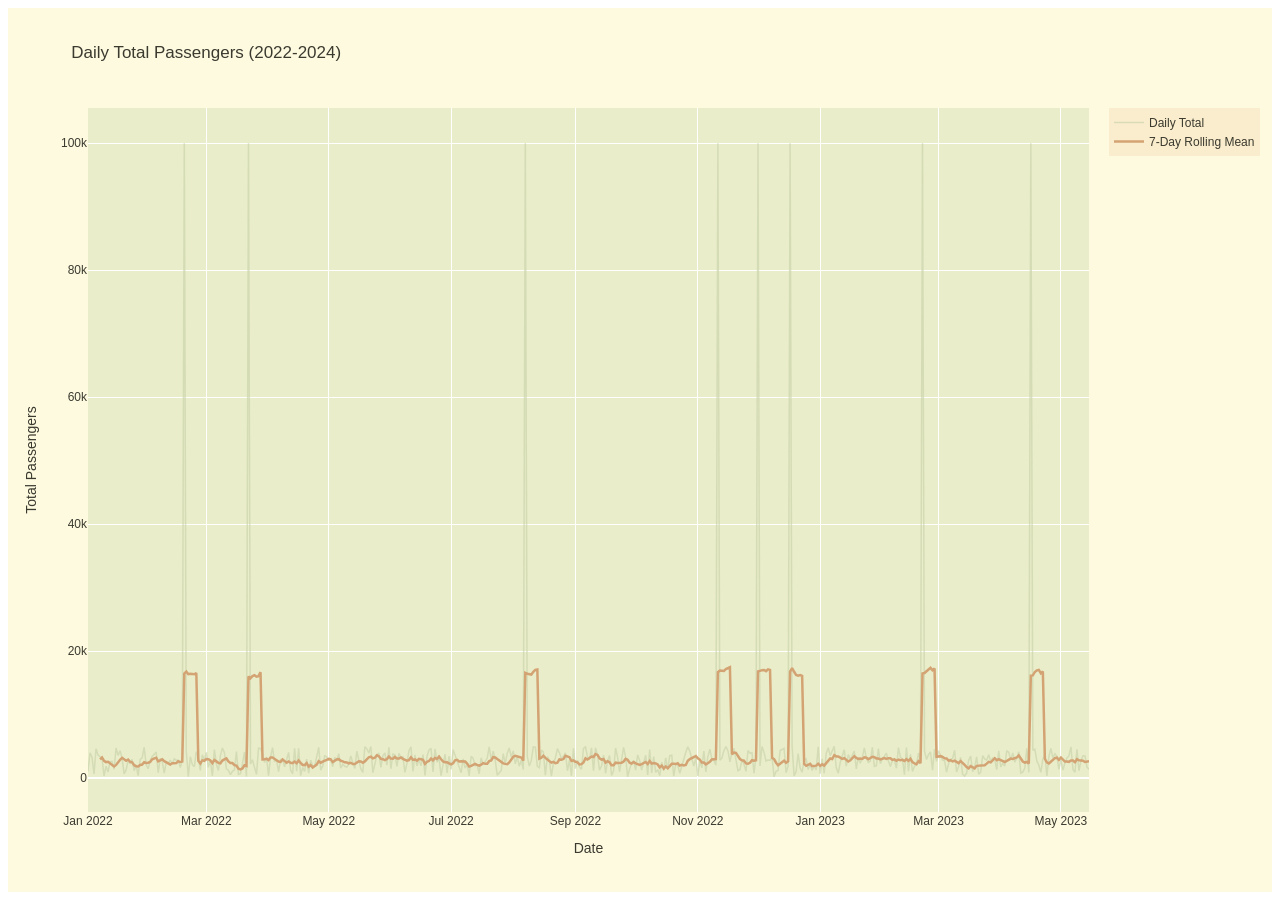
<file: outputs/chart_daily_passengers.html>
<html>
<head><meta charset="utf-8" /></head>
<body>
    <div>                        <script type="text/javascript">window.PlotlyConfig = {MathJaxConfig: 'local'};</script>
        <script charset="utf-8" src="https://cdn.plot.ly/plotly-2.32.0.min.js"></script>                <div id="a08ff5b0-29df-4a14-b377-63030915937f" class="plotly-graph-div" style="height:100%; width:100%;"></div>            <script type="text/javascript">                                    window.PLOTLYENV=window.PLOTLYENV || {};                                    if (document.getElementById("a08ff5b0-29df-4a14-b377-63030915937f")) {                    Plotly.newPlot(                        "a08ff5b0-29df-4a14-b377-63030915937f",                        [{"line":{"color":"#ccd5ae","width":1.5},"name":"Daily Total","opacity":0.7,"x":["2022-01-01T00:00:00","2022-01-02T00:00:00","2022-01-03T00:00:00","2022-01-04T00:00:00","2022-01-05T00:00:00","2022-01-06T00:00:00","2022-01-07T00:00:00","2022-01-08T00:00:00","2022-01-09T00:00:00","2022-01-10T00:00:00","2022-01-11T00:00:00","2022-01-12T00:00:00","2022-01-13T00:00:00","2022-01-14T00:00:00","2022-01-15T00:00:00","2022-01-16T00:00:00","2022-01-17T00:00:00","2022-01-18T00:00:00","2022-01-19T00:00:00","2022-01-20T00:00:00","2022-01-21T00:00:00","2022-01-22T00:00:00","2022-01-23T00:00:00","2022-01-24T00:00:00","2022-01-25T00:00:00","2022-01-26T00:00:00","2022-01-27T00:00:00","2022-01-28T00:00:00","2022-01-29T00:00:00","2022-01-30T00:00:00","2022-01-31T00:00:00","2022-02-01T00:00:00","2022-02-02T00:00:00","2022-02-03T00:00:00","2022-02-04T00:00:00","2022-02-05T00:00:00","2022-02-06T00:00:00","2022-02-07T00:00:00","2022-02-08T00:00:00","2022-02-09T00:00:00","2022-02-10T00:00:00","2022-02-11T00:00:00","2022-02-12T00:00:00","2022-02-13T00:00:00","2022-02-14T00:00:00","2022-02-15T00:00:00","2022-02-16T00:00:00","2022-02-17T00:00:00","2022-02-18T00:00:00","2022-02-19T00:00:00","2022-02-20T00:00:00","2022-02-21T00:00:00","2022-02-22T00:00:00","2022-02-23T00:00:00","2022-02-24T00:00:00","2022-02-25T00:00:00","2022-02-26T00:00:00","2022-02-27T00:00:00","2022-02-28T00:00:00","2022-03-01T00:00:00","2022-03-02T00:00:00","2022-03-03T00:00:00","2022-03-04T00:00:00","2022-03-05T00:00:00","2022-03-06T00:00:00","2022-03-07T00:00:00","2022-03-08T00:00:00","2022-03-09T00:00:00","2022-03-10T00:00:00","2022-03-11T00:00:00","2022-03-12T00:00:00","2022-03-13T00:00:00","2022-03-14T00:00:00","2022-03-15T00:00:00","2022-03-16T00:00:00","2022-03-17T00:00:00","2022-03-18T00:00:00","2022-03-19T00:00:00","2022-03-20T00:00:00","2022-03-21T00:00:00","2022-03-22T00:00:00","2022-03-23T00:00:00","2022-03-24T00:00:00","2022-03-25T00:00:00","2022-03-26T00:00:00","2022-03-27T00:00:00","2022-03-28T00:00:00","2022-03-29T00:00:00","2022-03-30T00:00:00","2022-03-31T00:00:00","2022-04-01T00:00:00","2022-04-02T00:00:00","2022-04-03T00:00:00","2022-04-04T00:00:00","2022-04-05T00:00:00","2022-04-06T00:00:00","2022-04-07T00:00:00","2022-04-08T00:00:00","2022-04-09T00:00:00","2022-04-10T00:00:00","2022-04-11T00:00:00","2022-04-12T00:00:00","2022-04-13T00:00:00","2022-04-14T00:00:00","2022-04-15T00:00:00","2022-04-16T00:00:00","2022-04-17T00:00:00","2022-04-18T00:00:00","2022-04-19T00:00:00","2022-04-20T00:00:00","2022-04-21T00:00:00","2022-04-22T00:00:00","2022-04-23T00:00:00","2022-04-24T00:00:00","2022-04-25T00:00:00","2022-04-26T00:00:00","2022-04-27T00:00:00","2022-04-28T00:00:00","2022-04-29T00:00:00","2022-04-30T00:00:00","2022-05-01T00:00:00","2022-05-02T00:00:00","2022-05-03T00:00:00","2022-05-04T00:00:00","2022-05-05T00:00:00","2022-05-06T00:00:00","2022-05-07T00:00:00","2022-05-08T00:00:00","2022-05-09T00:00:00","2022-05-10T00:00:00","2022-05-11T00:00:00","2022-05-12T00:00:00","2022-05-13T00:00:00","2022-05-14T00:00:00","2022-05-15T00:00:00","2022-05-16T00:00:00","2022-05-17T00:00:00","2022-05-18T00:00:00","2022-05-19T00:00:00","2022-05-20T00:00:00","2022-05-21T00:00:00","2022-05-22T00:00:00","2022-05-23T00:00:00","2022-05-24T00:00:00","2022-05-25T00:00:00","2022-05-26T00:00:00","2022-05-27T00:00:00","2022-05-28T00:00:00","2022-05-29T00:00:00","2022-05-30T00:00:00","2022-05-31T00:00:00","2022-06-01T00:00:00","2022-06-02T00:00:00","2022-06-03T00:00:00","2022-06-04T00:00:00","2022-06-05T00:00:00","2022-06-06T00:00:00","2022-06-07T00:00:00","2022-06-08T00:00:00","2022-06-09T00:00:00","2022-06-10T00:00:00","2022-06-11T00:00:00","2022-06-12T00:00:00","2022-06-13T00:00:00","2022-06-14T00:00:00","2022-06-15T00:00:00","2022-06-16T00:00:00","2022-06-17T00:00:00","2022-06-18T00:00:00","2022-06-19T00:00:00","2022-06-20T00:00:00","2022-06-21T00:00:00","2022-06-22T00:00:00","2022-06-23T00:00:00","2022-06-24T00:00:00","2022-06-25T00:00:00","2022-06-26T00:00:00","2022-06-27T00:00:00","2022-06-28T00:00:00","2022-06-29T00:00:00","2022-06-30T00:00:00","2022-07-01T00:00:00","2022-07-02T00:00:00","2022-07-03T00:00:00","2022-07-04T00:00:00","2022-07-05T00:00:00","2022-07-06T00:00:00","2022-07-07T00:00:00","2022-07-08T00:00:00","2022-07-09T00:00:00","2022-07-10T00:00:00","2022-07-11T00:00:00","2022-07-12T00:00:00","2022-07-13T00:00:00","2022-07-14T00:00:00","2022-07-15T00:00:00","2022-07-16T00:00:00","2022-07-17T00:00:00","2022-07-18T00:00:00","2022-07-19T00:00:00","2022-07-20T00:00:00","2022-07-21T00:00:00","2022-07-22T00:00:00","2022-07-23T00:00:00","2022-07-24T00:00:00","2022-07-25T00:00:00","2022-07-26T00:00:00","2022-07-27T00:00:00","2022-07-28T00:00:00","2022-07-29T00:00:00","2022-07-30T00:00:00","2022-07-31T00:00:00","2022-08-01T00:00:00","2022-08-02T00:00:00","2022-08-03T00:00:00","2022-08-04T00:00:00","2022-08-05T00:00:00","2022-08-06T00:00:00","2022-08-07T00:00:00","2022-08-08T00:00:00","2022-08-09T00:00:00","2022-08-10T00:00:00","2022-08-11T00:00:00","2022-08-12T00:00:00","2022-08-13T00:00:00","2022-08-14T00:00:00","2022-08-15T00:00:00","2022-08-16T00:00:00","2022-08-17T00:00:00","2022-08-18T00:00:00","2022-08-19T00:00:00","2022-08-20T00:00:00","2022-08-21T00:00:00","2022-08-22T00:00:00","2022-08-23T00:00:00","2022-08-24T00:00:00","2022-08-25T00:00:00","2022-08-26T00:00:00","2022-08-27T00:00:00","2022-08-28T00:00:00","2022-08-29T00:00:00","2022-08-30T00:00:00","2022-08-31T00:00:00","2022-09-01T00:00:00","2022-09-02T00:00:00","2022-09-03T00:00:00","2022-09-04T00:00:00","2022-09-05T00:00:00","2022-09-06T00:00:00","2022-09-07T00:00:00","2022-09-08T00:00:00","2022-09-09T00:00:00","2022-09-10T00:00:00","2022-09-11T00:00:00","2022-09-12T00:00:00","2022-09-13T00:00:00","2022-09-14T00:00:00","2022-09-15T00:00:00","2022-09-16T00:00:00","2022-09-17T00:00:00","2022-09-18T00:00:00","2022-09-19T00:00:00","2022-09-20T00:00:00","2022-09-21T00:00:00","2022-09-22T00:00:00","2022-09-23T00:00:00","2022-09-24T00:00:00","2022-09-25T00:00:00","2022-09-26T00:00:00","2022-09-27T00:00:00","2022-09-28T00:00:00","2022-09-29T00:00:00","2022-09-30T00:00:00","2022-10-01T00:00:00","2022-10-02T00:00:00","2022-10-03T00:00:00","2022-10-04T00:00:00","2022-10-05T00:00:00","2022-10-06T00:00:00","2022-10-07T00:00:00","2022-10-08T00:00:00","2022-10-09T00:00:00","2022-10-10T00:00:00","2022-10-11T00:00:00","2022-10-12T00:00:00","2022-10-13T00:00:00","2022-10-14T00:00:00","2022-10-15T00:00:00","2022-10-16T00:00:00","2022-10-17T00:00:00","2022-10-18T00:00:00","2022-10-19T00:00:00","2022-10-20T00:00:00","2022-10-21T00:00:00","2022-10-22T00:00:00","2022-10-23T00:00:00","2022-10-24T00:00:00","2022-10-25T00:00:00","2022-10-26T00:00:00","2022-10-27T00:00:00","2022-10-28T00:00:00","2022-10-29T00:00:00","2022-10-30T00:00:00","2022-10-31T00:00:00","2022-11-01T00:00:00","2022-11-02T00:00:00","2022-11-03T00:00:00","2022-11-04T00:00:00","2022-11-05T00:00:00","2022-11-06T00:00:00","2022-11-07T00:00:00","2022-11-08T00:00:00","2022-11-09T00:00:00","2022-11-10T00:00:00","2022-11-11T00:00:00","2022-11-12T00:00:00","2022-11-13T00:00:00","2022-11-14T00:00:00","2022-11-15T00:00:00","2022-11-16T00:00:00","2022-11-17T00:00:00","2022-11-18T00:00:00","2022-11-19T00:00:00","2022-11-20T00:00:00","2022-11-21T00:00:00","2022-11-22T00:00:00","2022-11-23T00:00:00","2022-11-24T00:00:00","2022-11-25T00:00:00","2022-11-26T00:00:00","2022-11-27T00:00:00","2022-11-28T00:00:00","2022-11-29T00:00:00","2022-11-30T00:00:00","2022-12-01T00:00:00","2022-12-02T00:00:00","2022-12-03T00:00:00","2022-12-04T00:00:00","2022-12-05T00:00:00","2022-12-06T00:00:00","2022-12-07T00:00:00","2022-12-08T00:00:00","2022-12-09T00:00:00","2022-12-10T00:00:00","2022-12-11T00:00:00","2022-12-12T00:00:00","2022-12-13T00:00:00","2022-12-14T00:00:00","2022-12-15T00:00:00","2022-12-16T00:00:00","2022-12-17T00:00:00","2022-12-18T00:00:00","2022-12-19T00:00:00","2022-12-20T00:00:00","2022-12-21T00:00:00","2022-12-22T00:00:00","2022-12-23T00:00:00","2022-12-24T00:00:00","2022-12-25T00:00:00","2022-12-26T00:00:00","2022-12-27T00:00:00","2022-12-28T00:00:00","2022-12-29T00:00:00","2022-12-30T00:00:00","2022-12-31T00:00:00","2023-01-01T00:00:00","2023-01-02T00:00:00","2023-01-03T00:00:00","2023-01-04T00:00:00","2023-01-05T00:00:00","2023-01-06T00:00:00","2023-01-07T00:00:00","2023-01-08T00:00:00","2023-01-09T00:00:00","2023-01-10T00:00:00","2023-01-11T00:00:00","2023-01-12T00:00:00","2023-01-13T00:00:00","2023-01-14T00:00:00","2023-01-15T00:00:00","2023-01-16T00:00:00","2023-01-17T00:00:00","2023-01-18T00:00:00","2023-01-19T00:00:00","2023-01-20T00:00:00","2023-01-21T00:00:00","2023-01-22T00:00:00","2023-01-23T00:00:00","2023-01-24T00:00:00","2023-01-25T00:00:00","2023-01-26T00:00:00","2023-01-27T00:00:00","2023-01-28T00:00:00","2023-01-29T00:00:00","2023-01-30T00:00:00","2023-01-31T00:00:00","2023-02-01T00:00:00","2023-02-02T00:00:00","2023-02-03T00:00:00","2023-02-04T00:00:00","2023-02-05T00:00:00","2023-02-06T00:00:00","2023-02-07T00:00:00","2023-02-08T00:00:00","2023-02-09T00:00:00","2023-02-10T00:00:00","2023-02-11T00:00:00","2023-02-12T00:00:00","2023-02-13T00:00:00","2023-02-14T00:00:00","2023-02-15T00:00:00","2023-02-16T00:00:00","2023-02-17T00:00:00","2023-02-18T00:00:00","2023-02-19T00:00:00","2023-02-20T00:00:00","2023-02-21T00:00:00","2023-02-22T00:00:00","2023-02-23T00:00:00","2023-02-24T00:00:00","2023-02-25T00:00:00","2023-02-26T00:00:00","2023-02-27T00:00:00","2023-02-28T00:00:00","2023-03-01T00:00:00","2023-03-02T00:00:00","2023-03-03T00:00:00","2023-03-04T00:00:00","2023-03-05T00:00:00","2023-03-06T00:00:00","2023-03-07T00:00:00","2023-03-08T00:00:00","2023-03-09T00:00:00","2023-03-10T00:00:00","2023-03-11T00:00:00","2023-03-12T00:00:00","2023-03-13T00:00:00","2023-03-14T00:00:00","2023-03-15T00:00:00","2023-03-16T00:00:00","2023-03-17T00:00:00","2023-03-18T00:00:00","2023-03-19T00:00:00","2023-03-20T00:00:00","2023-03-21T00:00:00","2023-03-22T00:00:00","2023-03-23T00:00:00","2023-03-24T00:00:00","2023-03-25T00:00:00","2023-03-26T00:00:00","2023-03-27T00:00:00","2023-03-28T00:00:00","2023-03-29T00:00:00","2023-03-30T00:00:00","2023-03-31T00:00:00","2023-04-01T00:00:00","2023-04-02T00:00:00","2023-04-03T00:00:00","2023-04-04T00:00:00","2023-04-05T00:00:00","2023-04-06T00:00:00","2023-04-07T00:00:00","2023-04-08T00:00:00","2023-04-09T00:00:00","2023-04-10T00:00:00","2023-04-11T00:00:00","2023-04-12T00:00:00","2023-04-13T00:00:00","2023-04-14T00:00:00","2023-04-15T00:00:00","2023-04-16T00:00:00","2023-04-17T00:00:00","2023-04-18T00:00:00","2023-04-19T00:00:00","2023-04-20T00:00:00","2023-04-21T00:00:00","2023-04-22T00:00:00","2023-04-23T00:00:00","2023-04-24T00:00:00","2023-04-25T00:00:00","2023-04-26T00:00:00","2023-04-27T00:00:00","2023-04-28T00:00:00","2023-04-29T00:00:00","2023-04-30T00:00:00","2023-05-01T00:00:00","2023-05-02T00:00:00","2023-05-03T00:00:00","2023-05-04T00:00:00","2023-05-05T00:00:00","2023-05-06T00:00:00","2023-05-07T00:00:00","2023-05-08T00:00:00","2023-05-09T00:00:00","2023-05-10T00:00:00","2023-05-11T00:00:00","2023-05-12T00:00:00","2023-05-13T00:00:00","2023-05-14T00:00:00","2023-05-15T00:00:00"],"y":[1060,3972,3292,666,4626,3644,3371,3119,330,1885,969,2591,2633,1384,4755,3585,4317,3104,674,1282,2758,2247,2947,1175,2006,389,2934,3205,4858,2099,1467,2825,3402,3756,4090,846,3088,2635,800,2563,2261,2825,2241,3024,2825,2825,1678,2756,99999,4214,234,3352,2155,1785,4143,3273,1221,3661,2813,4043,1700,2825,361,4497,2181,1195,3542,4751,3998,1475,1216,537,1078,1276,4193,579,692,2262,4084,264,99999,2227,2895,1695,591,4714,4674,3761,2478,3299,400,3304,4798,2654,2825,1004,2931,2973,1770,2890,4040,1228,702,4693,1070,4688,406,1684,1063,2990,763,2825,1957,1878,3442,4836,1259,1922,3514,3357,2825,2929,1797,3260,2893,3827,1563,2181,1863,1729,2238,3502,2437,1506,4229,2875,1482,909,4944,4613,3948,4979,863,2198,3645,3943,1695,3504,3963,2053,4859,1491,3781,3657,1836,3896,3199,3352,898,2360,4297,4937,1054,3674,1907,2977,1933,3710,402,3455,4418,4696,966,4589,2527,3131,397,2130,3782,808,3472,1347,4482,3597,2711,1994,859,3011,1569,2186,346,3419,3111,1934,2043,688,3176,2159,2585,3119,4936,2825,4261,2825,462,823,1216,3843,2249,3923,4748,3308,4290,2256,3370,1882,2825,1354,99999,3391,1896,2825,4923,4882,1848,1645,4399,4123,453,3383,2757,298,2400,3161,4633,3977,3069,3434,3991,1156,2825,360,4693,1500,2825,1727,1418,4696,4935,3304,2935,4755,1154,4765,3646,1245,1893,3636,762,2685,3554,425,1159,4748,3267,1015,2825,4842,3320,216,1443,2405,2724,1269,3644,2765,1260,2527,3620,501,4476,806,3370,899,1339,390,2500,1180,3175,1384,3527,3594,327,2265,2016,769,2095,2933,4063,4921,4214,3101,1886,3209,354,2737,1609,4257,984,3375,4541,3006,2825,2041,99999,2825,3150,4331,4980,4315,2568,4047,4695,2901,1171,1366,2825,2182,1053,4346,3936,3969,774,3461,99999,1915,4977,4054,2691,2860,2825,3251,204,1076,1191,4342,4564,4665,835,1893,99999,4952,319,1030,3875,1569,940,2825,3038,1350,2131,1212,1864,1281,4929,712,3049,759,3872,4783,3543,4270,4999,1670,780,2494,3347,4449,1879,3706,2944,3556,4245,1443,3318,2341,3259,4748,3159,2465,2679,4846,1835,1957,4652,2270,3049,3451,3930,2689,1831,2825,2825,1548,4811,3287,3039,535,4792,1095,3746,1051,1887,2131,3946,2627,99999,4200,2938,3698,4113,1266,4580,2644,4307,3573,2825,2746,953,2282,2974,3096,4385,975,1825,3269,617,314,816,2825,3467,1025,1716,3346,612,928,3548,3008,2825,3665,2704,3167,2986,1322,4279,1771,2343,1887,4332,4051,2825,3966,2526,3114,4152,795,928,1565,4692,898,99999,4371,4560,2702,2019,917,2982,3777,343,3340,4691,3138,3836,3422,1367,2816,1262,2356,3182,3494,4929,1356,932,4530,1153,2739,3524,3501,1742,1391],"type":"scatter"},{"line":{"color":"#d4a373","width":2.5},"name":"7-Day Rolling Mean","x":["2022-01-01T00:00:00","2022-01-02T00:00:00","2022-01-03T00:00:00","2022-01-04T00:00:00","2022-01-05T00:00:00","2022-01-06T00:00:00","2022-01-07T00:00:00","2022-01-08T00:00:00","2022-01-09T00:00:00","2022-01-10T00:00:00","2022-01-11T00:00:00","2022-01-12T00:00:00","2022-01-13T00:00:00","2022-01-14T00:00:00","2022-01-15T00:00:00","2022-01-16T00:00:00","2022-01-17T00:00:00","2022-01-18T00:00:00","2022-01-19T00:00:00","2022-01-20T00:00:00","2022-01-21T00:00:00","2022-01-22T00:00:00","2022-01-23T00:00:00","2022-01-24T00:00:00","2022-01-25T00:00:00","2022-01-26T00:00:00","2022-01-27T00:00:00","2022-01-28T00:00:00","2022-01-29T00:00:00","2022-01-30T00:00:00","2022-01-31T00:00:00","2022-02-01T00:00:00","2022-02-02T00:00:00","2022-02-03T00:00:00","2022-02-04T00:00:00","2022-02-05T00:00:00","2022-02-06T00:00:00","2022-02-07T00:00:00","2022-02-08T00:00:00","2022-02-09T00:00:00","2022-02-10T00:00:00","2022-02-11T00:00:00","2022-02-12T00:00:00","2022-02-13T00:00:00","2022-02-14T00:00:00","2022-02-15T00:00:00","2022-02-16T00:00:00","2022-02-17T00:00:00","2022-02-18T00:00:00","2022-02-19T00:00:00","2022-02-20T00:00:00","2022-02-21T00:00:00","2022-02-22T00:00:00","2022-02-23T00:00:00","2022-02-24T00:00:00","2022-02-25T00:00:00","2022-02-26T00:00:00","2022-02-27T00:00:00","2022-02-28T00:00:00","2022-03-01T00:00:00","2022-03-02T00:00:00","2022-03-03T00:00:00","2022-03-04T00:00:00","2022-03-05T00:00:00","2022-03-06T00:00:00","2022-03-07T00:00:00","2022-03-08T00:00:00","2022-03-09T00:00:00","2022-03-10T00:00:00","2022-03-11T00:00:00","2022-03-12T00:00:00","2022-03-13T00:00:00","2022-03-14T00:00:00","2022-03-15T00:00:00","2022-03-16T00:00:00","2022-03-17T00:00:00","2022-03-18T00:00:00","2022-03-19T00:00:00","2022-03-20T00:00:00","2022-03-21T00:00:00","2022-03-22T00:00:00","2022-03-23T00:00:00","2022-03-24T00:00:00","2022-03-25T00:00:00","2022-03-26T00:00:00","2022-03-27T00:00:00","2022-03-28T00:00:00","2022-03-29T00:00:00","2022-03-30T00:00:00","2022-03-31T00:00:00","2022-04-01T00:00:00","2022-04-02T00:00:00","2022-04-03T00:00:00","2022-04-04T00:00:00","2022-04-05T00:00:00","2022-04-06T00:00:00","2022-04-07T00:00:00","2022-04-08T00:00:00","2022-04-09T00:00:00","2022-04-10T00:00:00","2022-04-11T00:00:00","2022-04-12T00:00:00","2022-04-13T00:00:00","2022-04-14T00:00:00","2022-04-15T00:00:00","2022-04-16T00:00:00","2022-04-17T00:00:00","2022-04-18T00:00:00","2022-04-19T00:00:00","2022-04-20T00:00:00","2022-04-21T00:00:00","2022-04-22T00:00:00","2022-04-23T00:00:00","2022-04-24T00:00:00","2022-04-25T00:00:00","2022-04-26T00:00:00","2022-04-27T00:00:00","2022-04-28T00:00:00","2022-04-29T00:00:00","2022-04-30T00:00:00","2022-05-01T00:00:00","2022-05-02T00:00:00","2022-05-03T00:00:00","2022-05-04T00:00:00","2022-05-05T00:00:00","2022-05-06T00:00:00","2022-05-07T00:00:00","2022-05-08T00:00:00","2022-05-09T00:00:00","2022-05-10T00:00:00","2022-05-11T00:00:00","2022-05-12T00:00:00","2022-05-13T00:00:00","2022-05-14T00:00:00","2022-05-15T00:00:00","2022-05-16T00:00:00","2022-05-17T00:00:00","2022-05-18T00:00:00","2022-05-19T00:00:00","2022-05-20T00:00:00","2022-05-21T00:00:00","2022-05-22T00:00:00","2022-05-23T00:00:00","2022-05-24T00:00:00","2022-05-25T00:00:00","2022-05-26T00:00:00","2022-05-27T00:00:00","2022-05-28T00:00:00","2022-05-29T00:00:00","2022-05-30T00:00:00","2022-05-31T00:00:00","2022-06-01T00:00:00","2022-06-02T00:00:00","2022-06-03T00:00:00","2022-06-04T00:00:00","2022-06-05T00:00:00","2022-06-06T00:00:00","2022-06-07T00:00:00","2022-06-08T00:00:00","2022-06-09T00:00:00","2022-06-10T00:00:00","2022-06-11T00:00:00","2022-06-12T00:00:00","2022-06-13T00:00:00","2022-06-14T00:00:00","2022-06-15T00:00:00","2022-06-16T00:00:00","2022-06-17T00:00:00","2022-06-18T00:00:00","2022-06-19T00:00:00","2022-06-20T00:00:00","2022-06-21T00:00:00","2022-06-22T00:00:00","2022-06-23T00:00:00","2022-06-24T00:00:00","2022-06-25T00:00:00","2022-06-26T00:00:00","2022-06-27T00:00:00","2022-06-28T00:00:00","2022-06-29T00:00:00","2022-06-30T00:00:00","2022-07-01T00:00:00","2022-07-02T00:00:00","2022-07-03T00:00:00","2022-07-04T00:00:00","2022-07-05T00:00:00","2022-07-06T00:00:00","2022-07-07T00:00:00","2022-07-08T00:00:00","2022-07-09T00:00:00","2022-07-10T00:00:00","2022-07-11T00:00:00","2022-07-12T00:00:00","2022-07-13T00:00:00","2022-07-14T00:00:00","2022-07-15T00:00:00","2022-07-16T00:00:00","2022-07-17T00:00:00","2022-07-18T00:00:00","2022-07-19T00:00:00","2022-07-20T00:00:00","2022-07-21T00:00:00","2022-07-22T00:00:00","2022-07-23T00:00:00","2022-07-24T00:00:00","2022-07-25T00:00:00","2022-07-26T00:00:00","2022-07-27T00:00:00","2022-07-28T00:00:00","2022-07-29T00:00:00","2022-07-30T00:00:00","2022-07-31T00:00:00","2022-08-01T00:00:00","2022-08-02T00:00:00","2022-08-03T00:00:00","2022-08-04T00:00:00","2022-08-05T00:00:00","2022-08-06T00:00:00","2022-08-07T00:00:00","2022-08-08T00:00:00","2022-08-09T00:00:00","2022-08-10T00:00:00","2022-08-11T00:00:00","2022-08-12T00:00:00","2022-08-13T00:00:00","2022-08-14T00:00:00","2022-08-15T00:00:00","2022-08-16T00:00:00","2022-08-17T00:00:00","2022-08-18T00:00:00","2022-08-19T00:00:00","2022-08-20T00:00:00","2022-08-21T00:00:00","2022-08-22T00:00:00","2022-08-23T00:00:00","2022-08-24T00:00:00","2022-08-25T00:00:00","2022-08-26T00:00:00","2022-08-27T00:00:00","2022-08-28T00:00:00","2022-08-29T00:00:00","2022-08-30T00:00:00","2022-08-31T00:00:00","2022-09-01T00:00:00","2022-09-02T00:00:00","2022-09-03T00:00:00","2022-09-04T00:00:00","2022-09-05T00:00:00","2022-09-06T00:00:00","2022-09-07T00:00:00","2022-09-08T00:00:00","2022-09-09T00:00:00","2022-09-10T00:00:00","2022-09-11T00:00:00","2022-09-12T00:00:00","2022-09-13T00:00:00","2022-09-14T00:00:00","2022-09-15T00:00:00","2022-09-16T00:00:00","2022-09-17T00:00:00","2022-09-18T00:00:00","2022-09-19T00:00:00","2022-09-20T00:00:00","2022-09-21T00:00:00","2022-09-22T00:00:00","2022-09-23T00:00:00","2022-09-24T00:00:00","2022-09-25T00:00:00","2022-09-26T00:00:00","2022-09-27T00:00:00","2022-09-28T00:00:00","2022-09-29T00:00:00","2022-09-30T00:00:00","2022-10-01T00:00:00","2022-10-02T00:00:00","2022-10-03T00:00:00","2022-10-04T00:00:00","2022-10-05T00:00:00","2022-10-06T00:00:00","2022-10-07T00:00:00","2022-10-08T00:00:00","2022-10-09T00:00:00","2022-10-10T00:00:00","2022-10-11T00:00:00","2022-10-12T00:00:00","2022-10-13T00:00:00","2022-10-14T00:00:00","2022-10-15T00:00:00","2022-10-16T00:00:00","2022-10-17T00:00:00","2022-10-18T00:00:00","2022-10-19T00:00:00","2022-10-20T00:00:00","2022-10-21T00:00:00","2022-10-22T00:00:00","2022-10-23T00:00:00","2022-10-24T00:00:00","2022-10-25T00:00:00","2022-10-26T00:00:00","2022-10-27T00:00:00","2022-10-28T00:00:00","2022-10-29T00:00:00","2022-10-30T00:00:00","2022-10-31T00:00:00","2022-11-01T00:00:00","2022-11-02T00:00:00","2022-11-03T00:00:00","2022-11-04T00:00:00","2022-11-05T00:00:00","2022-11-06T00:00:00","2022-11-07T00:00:00","2022-11-08T00:00:00","2022-11-09T00:00:00","2022-11-10T00:00:00","2022-11-11T00:00:00","2022-11-12T00:00:00","2022-11-13T00:00:00","2022-11-14T00:00:00","2022-11-15T00:00:00","2022-11-16T00:00:00","2022-11-17T00:00:00","2022-11-18T00:00:00","2022-11-19T00:00:00","2022-11-20T00:00:00","2022-11-21T00:00:00","2022-11-22T00:00:00","2022-11-23T00:00:00","2022-11-24T00:00:00","2022-11-25T00:00:00","2022-11-26T00:00:00","2022-11-27T00:00:00","2022-11-28T00:00:00","2022-11-29T00:00:00","2022-11-30T00:00:00","2022-12-01T00:00:00","2022-12-02T00:00:00","2022-12-03T00:00:00","2022-12-04T00:00:00","2022-12-05T00:00:00","2022-12-06T00:00:00","2022-12-07T00:00:00","2022-12-08T00:00:00","2022-12-09T00:00:00","2022-12-10T00:00:00","2022-12-11T00:00:00","2022-12-12T00:00:00","2022-12-13T00:00:00","2022-12-14T00:00:00","2022-12-15T00:00:00","2022-12-16T00:00:00","2022-12-17T00:00:00","2022-12-18T00:00:00","2022-12-19T00:00:00","2022-12-20T00:00:00","2022-12-21T00:00:00","2022-12-22T00:00:00","2022-12-23T00:00:00","2022-12-24T00:00:00","2022-12-25T00:00:00","2022-12-26T00:00:00","2022-12-27T00:00:00","2022-12-28T00:00:00","2022-12-29T00:00:00","2022-12-30T00:00:00","2022-12-31T00:00:00","2023-01-01T00:00:00","2023-01-02T00:00:00","2023-01-03T00:00:00","2023-01-04T00:00:00","2023-01-05T00:00:00","2023-01-06T00:00:00","2023-01-07T00:00:00","2023-01-08T00:00:00","2023-01-09T00:00:00","2023-01-10T00:00:00","2023-01-11T00:00:00","2023-01-12T00:00:00","2023-01-13T00:00:00","2023-01-14T00:00:00","2023-01-15T00:00:00","2023-01-16T00:00:00","2023-01-17T00:00:00","2023-01-18T00:00:00","2023-01-19T00:00:00","2023-01-20T00:00:00","2023-01-21T00:00:00","2023-01-22T00:00:00","2023-01-23T00:00:00","2023-01-24T00:00:00","2023-01-25T00:00:00","2023-01-26T00:00:00","2023-01-27T00:00:00","2023-01-28T00:00:00","2023-01-29T00:00:00","2023-01-30T00:00:00","2023-01-31T00:00:00","2023-02-01T00:00:00","2023-02-02T00:00:00","2023-02-03T00:00:00","2023-02-04T00:00:00","2023-02-05T00:00:00","2023-02-06T00:00:00","2023-02-07T00:00:00","2023-02-08T00:00:00","2023-02-09T00:00:00","2023-02-10T00:00:00","2023-02-11T00:00:00","2023-02-12T00:00:00","2023-02-13T00:00:00","2023-02-14T00:00:00","2023-02-15T00:00:00","2023-02-16T00:00:00","2023-02-17T00:00:00","2023-02-18T00:00:00","2023-02-19T00:00:00","2023-02-20T00:00:00","2023-02-21T00:00:00","2023-02-22T00:00:00","2023-02-23T00:00:00","2023-02-24T00:00:00","2023-02-25T00:00:00","2023-02-26T00:00:00","2023-02-27T00:00:00","2023-02-28T00:00:00","2023-03-01T00:00:00","2023-03-02T00:00:00","2023-03-03T00:00:00","2023-03-04T00:00:00","2023-03-05T00:00:00","2023-03-06T00:00:00","2023-03-07T00:00:00","2023-03-08T00:00:00","2023-03-09T00:00:00","2023-03-10T00:00:00","2023-03-11T00:00:00","2023-03-12T00:00:00","2023-03-13T00:00:00","2023-03-14T00:00:00","2023-03-15T00:00:00","2023-03-16T00:00:00","2023-03-17T00:00:00","2023-03-18T00:00:00","2023-03-19T00:00:00","2023-03-20T00:00:00","2023-03-21T00:00:00","2023-03-22T00:00:00","2023-03-23T00:00:00","2023-03-24T00:00:00","2023-03-25T00:00:00","2023-03-26T00:00:00","2023-03-27T00:00:00","2023-03-28T00:00:00","2023-03-29T00:00:00","2023-03-30T00:00:00","2023-03-31T00:00:00","2023-04-01T00:00:00","2023-04-02T00:00:00","2023-04-03T00:00:00","2023-04-04T00:00:00","2023-04-05T00:00:00","2023-04-06T00:00:00","2023-04-07T00:00:00","2023-04-08T00:00:00","2023-04-09T00:00:00","2023-04-10T00:00:00","2023-04-11T00:00:00","2023-04-12T00:00:00","2023-04-13T00:00:00","2023-04-14T00:00:00","2023-04-15T00:00:00","2023-04-16T00:00:00","2023-04-17T00:00:00","2023-04-18T00:00:00","2023-04-19T00:00:00","2023-04-20T00:00:00","2023-04-21T00:00:00","2023-04-22T00:00:00","2023-04-23T00:00:00","2023-04-24T00:00:00","2023-04-25T00:00:00","2023-04-26T00:00:00","2023-04-27T00:00:00","2023-04-28T00:00:00","2023-04-29T00:00:00","2023-04-30T00:00:00","2023-05-01T00:00:00","2023-05-02T00:00:00","2023-05-03T00:00:00","2023-05-04T00:00:00","2023-05-05T00:00:00","2023-05-06T00:00:00","2023-05-07T00:00:00","2023-05-08T00:00:00","2023-05-09T00:00:00","2023-05-10T00:00:00","2023-05-11T00:00:00","2023-05-12T00:00:00","2023-05-13T00:00:00","2023-05-14T00:00:00","2023-05-15T00:00:00"],"y":[null,null,null,null,null,null,2947.285714285714,3241.4285714285716,2721.1428571428573,2520.1428571428573,2563.4285714285716,2272.714285714286,2128.285714285714,1844.4285714285713,2078.1428571428573,2543.1428571428573,2890.5714285714284,3195.5714285714284,2921.714285714286,2728.714285714286,2925.0,2566.714285714286,2475.5714285714284,2026.7142857142858,1869.857142857143,1829.142857142857,2065.1428571428573,2129.0,2502.0,2380.8571428571427,2422.5714285714284,2539.5714285714284,2970.0,3087.4285714285716,3213.8571428571427,2640.714285714286,2782.0,2948.8571428571427,2659.5714285714284,2539.714285714286,2326.1428571428573,2145.4285714285716,2344.714285714286,2335.5714285714284,2362.714285714286,2652.0,2525.5714285714284,2596.285714285714,16478.285714285714,16760.14285714286,16361.57142857143,16436.85714285714,16341.142857142857,16356.42857142857,16554.571428571428,2736.5714285714284,2309.0,2798.5714285714284,2721.5714285714284,2991.285714285714,2979.1428571428573,2790.8571428571427,2374.8571428571427,2842.8571428571427,2631.4285714285716,2400.285714285714,2328.714285714286,2764.5714285714284,2932.1428571428573,3091.285714285714,2622.5714285714284,2387.714285714286,2371.0,2047.2857142857142,1967.5714285714287,1479.142857142857,1367.2857142857142,1516.7142857142858,2023.4285714285713,1907.142857142857,16010.42857142857,15729.57142857143,16060.42857142857,16203.714285714286,15965.0,16055.0,16685.0,2936.714285714286,2972.5714285714284,3030.285714285714,2845.285714285714,3232.8571428571427,3244.8571428571427,2956.285714285714,2822.5714285714284,2612.0,2559.4285714285716,2927.0,2707.8571428571427,2435.285714285714,2633.285714285714,2405.1428571428573,2362.0,2613.714285714286,2341.8571428571427,2758.714285714286,2403.8571428571427,2067.285714285714,2043.7142857142858,2370.5714285714284,1809.142857142857,2059.8571428571427,1669.7142857142858,1880.0,2131.1428571428573,2670.1428571428573,2422.8571428571427,2588.4285714285716,2686.8571428571427,2886.8571428571427,3022.1428571428573,2948.8571428571427,2514.714285714286,2800.5714285714284,2939.285714285714,2984.0,2727.714285714286,2635.714285714286,2483.4285714285716,2473.714285714286,2327.714285714286,2414.714285714286,2216.1428571428573,2208.0,2500.5714285714284,2645.1428571428573,2609.8571428571427,2420.0,2626.0,2936.8571428571427,3285.714285714286,3392.8571428571427,3105.4285714285716,3207.714285714286,3598.5714285714284,3455.5714285714284,3038.714285714286,2975.285714285714,2830.1428571428573,3000.1428571428573,3380.285714285714,3072.5714285714284,3049.4285714285716,3329.714285714286,3091.4285714285716,3081.8571428571427,3245.5714285714284,3030.285714285714,2945.5714285714284,2742.5714285714284,2834.0,3277.0,2871.0,2938.8571428571427,2732.4285714285716,3029.4285714285716,2968.4285714285716,2884.5714285714284,2236.714285714286,2579.714285714286,2686.0,3084.4285714285716,2797.1428571428573,3176.5714285714284,3007.5714285714284,3397.4285714285716,2960.5714285714284,2633.714285714286,2503.1428571428573,2480.5714285714284,2321.0,2152.4285714285716,2345.4285714285716,2802.5714285714284,2885.5714285714284,2630.1428571428573,2637.4285714285716,2571.5714285714284,2603.285714285714,2275.285714285714,1810.857142857143,1912.0,2071.5714285714284,2225.1428571428573,2086.8571428571427,1961.0,2102.4285714285716,2361.4285714285716,2242.285714285714,2243.4285714285716,2672.285714285714,2784.0,3294.4285714285716,3244.285714285714,3001.8571428571427,2750.1428571428573,2478.285714285714,2322.1428571428573,2239.8571428571427,2191.5714285714284,2466.285714285714,2872.8571428571427,3368.1428571428573,3516.714285714286,3449.1428571428573,3396.714285714286,3239.8571428571427,2755.0,16568.0,16439.571428571428,16388.14285714286,16310.285714285714,16744.714285714286,17038.571428571428,17109.14285714286,3058.5714285714284,3202.5714285714284,3520.714285714286,3181.8571428571427,2961.8571428571427,2658.285714285714,2436.8571428571427,2544.714285714286,2367.8571428571427,2440.714285714286,2944.1428571428573,2899.285714285714,2996.0,3523.5714285714284,3345.8571428571427,3297.8571428571427,2687.4285714285716,2789.714285714286,2565.5714285714284,2478.5714285714284,2155.1428571428573,2192.5714285714284,2459.8571428571427,3113.4285714285716,2915.0,3120.0,3395.714285714286,3313.8571428571427,3792.0,3642.0,3114.8571428571427,2913.285714285714,3013.4285714285716,2443.0,2661.714285714286,2488.714285714286,2028.5714285714287,2016.2857142857142,2424.1428571428573,2371.4285714285716,2407.5714285714284,2427.5714285714284,2611.5714285714284,3025.1428571428573,2890.4285714285716,2418.285714285714,2295.1428571428573,2539.285714285714,2317.0,2145.8571428571427,2066.5714285714284,2215.714285714286,2370.5714285714284,2544.1428571428573,2226.5714285714284,2684.714285714286,2279.285714285714,2365.714285714286,2314.1428571428573,2144.4285714285716,1683.0,1968.5714285714287,1497.7142857142858,1836.142857142857,1552.4285714285713,1927.857142857143,2250.0,2241.0,2207.4285714285716,2326.8571428571427,1983.142857142857,2084.714285714286,1999.857142857143,2066.8571428571427,2723.1428571428573,3001.5714285714284,3156.5714285714284,3316.1428571428573,3475.285714285714,3106.8571428571427,2917.4285714285716,2444.285714285714,2450.4285714285716,2148.0,2360.714285714286,2551.0,2929.8571428571427,2942.4285714285716,3004.1428571428573,16681.571428571428,16944.571428571428,16912.428571428572,16882.428571428572,17164.428571428572,17377.285714285714,17452.571428571428,3745.1428571428573,4012.285714285714,3976.714285714286,3525.285714285714,3009.0,2796.1428571428573,2741.0,2313.285714285714,2263.4285714285716,2411.285714285714,2811.0,2726.4285714285716,2817.285714285714,16791.14285714286,16914.285714285714,17004.428571428572,17021.285714285714,16838.714285714286,17136.714285714286,17045.85714285714,3224.714285714286,2980.285714285714,2423.0,2014.0,2249.8571428571427,2493.285714285714,2756.1428571428573,2411.0,2652.285714285714,16784.14285714286,17321.428571428572,16746.714285714286,16241.857142857143,16129.0,16233.857142857143,16097.714285714286,2215.714285714286,1942.2857142857142,2089.5714285714284,2246.8571428571427,1866.4285714285713,1908.5714285714287,1957.2857142857142,2257.8571428571427,1925.5714285714287,2168.285714285714,1972.2857142857142,2352.285714285714,2769.285714285714,3092.4285714285716,2998.285714285714,3610.714285714286,3413.714285714286,3416.714285714286,3219.8571428571427,3014.714285714286,3144.1428571428573,2802.5714285714284,2617.8571428571427,2799.8571428571427,3196.4285714285716,3446.5714285714284,3174.5714285714284,3013.0,3079.0,3015.1428571428573,3272.8571428571427,3216.1428571428573,2961.8571428571427,3138.4285714285716,3356.714285714286,3284.4285714285716,3098.4285714285716,3084.714285714286,2957.714285714286,3041.1428571428573,3151.4285714285716,3020.5714285714284,3142.5714285714284,3124.5714285714284,2863.5714285714284,2942.8571428571427,2728.4285714285716,2922.714285714286,2830.8571428571427,2880.8571428571427,2695.714285714286,2976.714285714286,2729.5714285714284,3043.5714285714284,2506.4285714285716,2306.4285714285716,2176.714285714286,2664.0,2354.714285714286,16483.85714285714,16548.714285714286,16818.285714285714,17077.0,17360.14285714286,16977.285714285714,17256.285714285714,3348.4285714285716,3363.714285714286,3454.4285714285716,3329.714285714286,3134.4285714285716,3089.714285714286,2761.4285714285716,2808.5714285714284,2635.5714285714284,2751.5714285714284,2487.285714285714,2355.714285714286,2686.5714285714284,2448.714285714286,2068.714285714286,1743.0,1520.142857142857,1876.142857142857,1761.857142857143,1540.0,1929.857142857143,1972.4285714285713,1988.4285714285713,2091.714285714286,2026.142857142857,2283.285714285714,2561.714285714286,2470.0,2835.0,3129.0,2811.0,2992.5714285714284,2842.0,2653.1428571428573,2536.4285714285716,2702.8571428571427,2855.0,3069.714285714286,3025.0,3132.8571428571427,3243.0,3566.5714285714284,3061.285714285714,2615.1428571428573,2435.1428571428573,2538.8571428571427,2306.285714285714,16147.0,16178.285714285714,16716.14285714286,16969.571428571428,17034.428571428572,16495.14285714286,16792.85714285714,3046.8571428571427,2471.4285714285716,2297.1428571428573,2581.285714285714,2741.1428571428573,3158.1428571428573,3221.0,2876.714285714286,3230.0,2933.1428571428573,2599.5714285714284,2605.8571428571427,2557.0,2772.285714285714,2770.714285714286,2501.5714285714284,2968.4285714285716,2796.5714285714284,2733.285714285714,2737.5714285714284,2533.5714285714284,2588.714285714286,2654.285714285714],"type":"scatter"}],                        {"template":{"data":{"histogram2dcontour":[{"type":"histogram2dcontour","colorbar":{"outlinewidth":0,"ticks":""},"colorscale":[[0.0,"#0d0887"],[0.1111111111111111,"#46039f"],[0.2222222222222222,"#7201a8"],[0.3333333333333333,"#9c179e"],[0.4444444444444444,"#bd3786"],[0.5555555555555556,"#d8576b"],[0.6666666666666666,"#ed7953"],[0.7777777777777778,"#fb9f3a"],[0.8888888888888888,"#fdca26"],[1.0,"#f0f921"]]}],"choropleth":[{"type":"choropleth","colorbar":{"outlinewidth":0,"ticks":""}}],"histogram2d":[{"type":"histogram2d","colorbar":{"outlinewidth":0,"ticks":""},"colorscale":[[0.0,"#0d0887"],[0.1111111111111111,"#46039f"],[0.2222222222222222,"#7201a8"],[0.3333333333333333,"#9c179e"],[0.4444444444444444,"#bd3786"],[0.5555555555555556,"#d8576b"],[0.6666666666666666,"#ed7953"],[0.7777777777777778,"#fb9f3a"],[0.8888888888888888,"#fdca26"],[1.0,"#f0f921"]]}],"heatmap":[{"type":"heatmap","colorbar":{"outlinewidth":0,"ticks":""},"colorscale":[[0.0,"#0d0887"],[0.1111111111111111,"#46039f"],[0.2222222222222222,"#7201a8"],[0.3333333333333333,"#9c179e"],[0.4444444444444444,"#bd3786"],[0.5555555555555556,"#d8576b"],[0.6666666666666666,"#ed7953"],[0.7777777777777778,"#fb9f3a"],[0.8888888888888888,"#fdca26"],[1.0,"#f0f921"]]}],"heatmapgl":[{"type":"heatmapgl","colorbar":{"outlinewidth":0,"ticks":""},"colorscale":[[0.0,"#0d0887"],[0.1111111111111111,"#46039f"],[0.2222222222222222,"#7201a8"],[0.3333333333333333,"#9c179e"],[0.4444444444444444,"#bd3786"],[0.5555555555555556,"#d8576b"],[0.6666666666666666,"#ed7953"],[0.7777777777777778,"#fb9f3a"],[0.8888888888888888,"#fdca26"],[1.0,"#f0f921"]]}],"contourcarpet":[{"type":"contourcarpet","colorbar":{"outlinewidth":0,"ticks":""}}],"contour":[{"type":"contour","colorbar":{"outlinewidth":0,"ticks":""},"colorscale":[[0.0,"#0d0887"],[0.1111111111111111,"#46039f"],[0.2222222222222222,"#7201a8"],[0.3333333333333333,"#9c179e"],[0.4444444444444444,"#bd3786"],[0.5555555555555556,"#d8576b"],[0.6666666666666666,"#ed7953"],[0.7777777777777778,"#fb9f3a"],[0.8888888888888888,"#fdca26"],[1.0,"#f0f921"]]}],"surface":[{"type":"surface","colorbar":{"outlinewidth":0,"ticks":""},"colorscale":[[0.0,"#0d0887"],[0.1111111111111111,"#46039f"],[0.2222222222222222,"#7201a8"],[0.3333333333333333,"#9c179e"],[0.4444444444444444,"#bd3786"],[0.5555555555555556,"#d8576b"],[0.6666666666666666,"#ed7953"],[0.7777777777777778,"#fb9f3a"],[0.8888888888888888,"#fdca26"],[1.0,"#f0f921"]]}],"mesh3d":[{"type":"mesh3d","colorbar":{"outlinewidth":0,"ticks":""}}],"scatter":[{"fillpattern":{"fillmode":"overlay","size":10,"solidity":0.2},"type":"scatter"}],"parcoords":[{"type":"parcoords","line":{"colorbar":{"outlinewidth":0,"ticks":""}}}],"scatterpolargl":[{"type":"scatterpolargl","marker":{"colorbar":{"outlinewidth":0,"ticks":""}}}],"bar":[{"error_x":{"color":"#2a3f5f"},"error_y":{"color":"#2a3f5f"},"marker":{"line":{"color":"#E5ECF6","width":0.5},"pattern":{"fillmode":"overlay","size":10,"solidity":0.2}},"type":"bar"}],"scattergeo":[{"type":"scattergeo","marker":{"colorbar":{"outlinewidth":0,"ticks":""}}}],"scatterpolar":[{"type":"scatterpolar","marker":{"colorbar":{"outlinewidth":0,"ticks":""}}}],"histogram":[{"marker":{"pattern":{"fillmode":"overlay","size":10,"solidity":0.2}},"type":"histogram"}],"scattergl":[{"type":"scattergl","marker":{"colorbar":{"outlinewidth":0,"ticks":""}}}],"scatter3d":[{"type":"scatter3d","line":{"colorbar":{"outlinewidth":0,"ticks":""}},"marker":{"colorbar":{"outlinewidth":0,"ticks":""}}}],"scattermapbox":[{"type":"scattermapbox","marker":{"colorbar":{"outlinewidth":0,"ticks":""}}}],"scatterternary":[{"type":"scatterternary","marker":{"colorbar":{"outlinewidth":0,"ticks":""}}}],"scattercarpet":[{"type":"scattercarpet","marker":{"colorbar":{"outlinewidth":0,"ticks":""}}}],"carpet":[{"aaxis":{"endlinecolor":"#2a3f5f","gridcolor":"white","linecolor":"white","minorgridcolor":"white","startlinecolor":"#2a3f5f"},"baxis":{"endlinecolor":"#2a3f5f","gridcolor":"white","linecolor":"white","minorgridcolor":"white","startlinecolor":"#2a3f5f"},"type":"carpet"}],"table":[{"cells":{"fill":{"color":"#EBF0F8"},"line":{"color":"white"}},"header":{"fill":{"color":"#C8D4E3"},"line":{"color":"white"}},"type":"table"}],"barpolar":[{"marker":{"line":{"color":"#E5ECF6","width":0.5},"pattern":{"fillmode":"overlay","size":10,"solidity":0.2}},"type":"barpolar"}],"pie":[{"automargin":true,"type":"pie"}]},"layout":{"autotypenumbers":"strict","colorway":["#636efa","#EF553B","#00cc96","#ab63fa","#FFA15A","#19d3f3","#FF6692","#B6E880","#FF97FF","#FECB52"],"font":{"color":"#2a3f5f"},"hovermode":"closest","hoverlabel":{"align":"left"},"paper_bgcolor":"white","plot_bgcolor":"#E5ECF6","polar":{"bgcolor":"#E5ECF6","angularaxis":{"gridcolor":"white","linecolor":"white","ticks":""},"radialaxis":{"gridcolor":"white","linecolor":"white","ticks":""}},"ternary":{"bgcolor":"#E5ECF6","aaxis":{"gridcolor":"white","linecolor":"white","ticks":""},"baxis":{"gridcolor":"white","linecolor":"white","ticks":""},"caxis":{"gridcolor":"white","linecolor":"white","ticks":""}},"coloraxis":{"colorbar":{"outlinewidth":0,"ticks":""}},"colorscale":{"sequential":[[0.0,"#0d0887"],[0.1111111111111111,"#46039f"],[0.2222222222222222,"#7201a8"],[0.3333333333333333,"#9c179e"],[0.4444444444444444,"#bd3786"],[0.5555555555555556,"#d8576b"],[0.6666666666666666,"#ed7953"],[0.7777777777777778,"#fb9f3a"],[0.8888888888888888,"#fdca26"],[1.0,"#f0f921"]],"sequentialminus":[[0.0,"#0d0887"],[0.1111111111111111,"#46039f"],[0.2222222222222222,"#7201a8"],[0.3333333333333333,"#9c179e"],[0.4444444444444444,"#bd3786"],[0.5555555555555556,"#d8576b"],[0.6666666666666666,"#ed7953"],[0.7777777777777778,"#fb9f3a"],[0.8888888888888888,"#fdca26"],[1.0,"#f0f921"]],"diverging":[[0,"#8e0152"],[0.1,"#c51b7d"],[0.2,"#de77ae"],[0.3,"#f1b6da"],[0.4,"#fde0ef"],[0.5,"#f7f7f7"],[0.6,"#e6f5d0"],[0.7,"#b8e186"],[0.8,"#7fbc41"],[0.9,"#4d9221"],[1,"#276419"]]},"xaxis":{"gridcolor":"white","linecolor":"white","ticks":"","title":{"standoff":15},"zerolinecolor":"white","automargin":true,"zerolinewidth":2},"yaxis":{"gridcolor":"white","linecolor":"white","ticks":"","title":{"standoff":15},"zerolinecolor":"white","automargin":true,"zerolinewidth":2},"scene":{"xaxis":{"backgroundcolor":"#E5ECF6","gridcolor":"white","linecolor":"white","showbackground":true,"ticks":"","zerolinecolor":"white","gridwidth":2},"yaxis":{"backgroundcolor":"#E5ECF6","gridcolor":"white","linecolor":"white","showbackground":true,"ticks":"","zerolinecolor":"white","gridwidth":2},"zaxis":{"backgroundcolor":"#E5ECF6","gridcolor":"white","linecolor":"white","showbackground":true,"ticks":"","zerolinecolor":"white","gridwidth":2}},"shapedefaults":{"line":{"color":"#2a3f5f"}},"annotationdefaults":{"arrowcolor":"#2a3f5f","arrowhead":0,"arrowwidth":1},"geo":{"bgcolor":"white","landcolor":"#E5ECF6","subunitcolor":"white","showland":true,"showlakes":true,"lakecolor":"white"},"title":{"x":0.05},"mapbox":{"style":"light"}}},"font":{"color":"#3b3a2f"},"legend":{"bgcolor":"#faedcd"},"title":{"text":"Daily Total Passengers (2022-2024)"},"xaxis":{"title":{"text":"Date"}},"yaxis":{"title":{"text":"Total Passengers"}},"paper_bgcolor":"#fefae0","plot_bgcolor":"#e9edc9","hovermode":"x unified"},                        {"responsive": true}                    )                };                            </script>        </div>
</body>
</html>
</file>
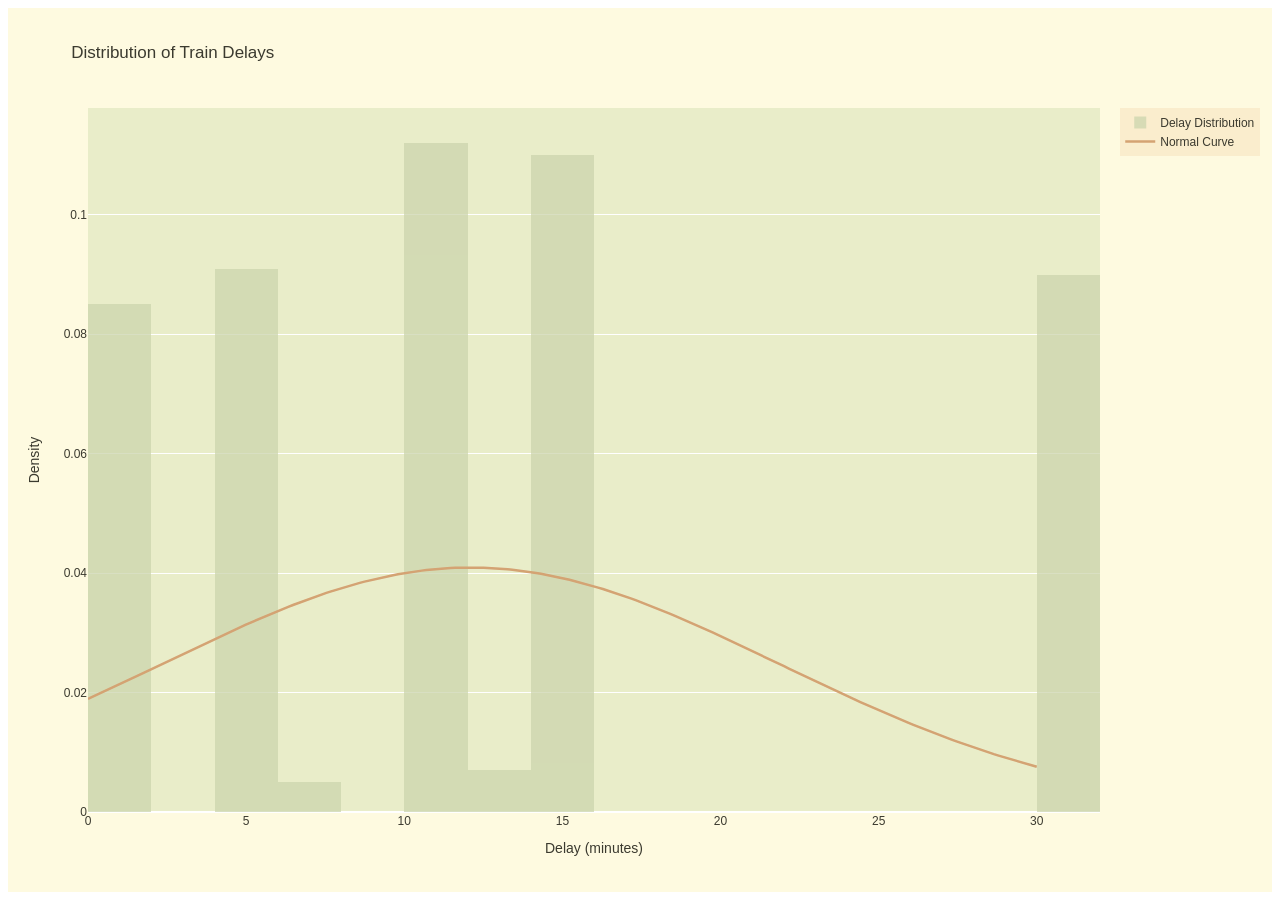
<file: outputs/chart_delay_histogram.html>
<html>
<head><meta charset="utf-8" /></head>
<body>
    <div>                        <script type="text/javascript">window.PlotlyConfig = {MathJaxConfig: 'local'};</script>
        <script charset="utf-8" src="https://cdn.plot.ly/plotly-2.32.0.min.js"></script>                <div id="5e568cbd-4f51-4898-9ff9-67c0fc01d55e" class="plotly-graph-div" style="height:100%; width:100%;"></div>            <script type="text/javascript">                                    window.PLOTLYENV=window.PLOTLYENV || {};                                    if (document.getElementById("5e568cbd-4f51-4898-9ff9-67c0fc01d55e")) {                    Plotly.newPlot(                        "5e568cbd-4f51-4898-9ff9-67c0fc01d55e",                        [{"histnorm":"probability density","marker":{"color":"#ccd5ae"},"name":"Delay Distribution","nbinsx":20,"opacity":0.75,"x":[0.0,10.0,0.0,5.0,0.0,0.0,15.0,15.0,15.0,30.0,5.0,15.0,10.0,30.0,10.0,10.0,10.0,15.0,10.0,10.0,30.0,10.0,5.0,15.0,10.0,30.0,5.0,0.0,0.0,5.0,30.0,5.0,15.0,15.0,0.0,10.0,30.0,0.0,10.0,10.0,10.0,15.0,0.0,5.0,15.0,10.0,30.0,10.0,10.0,10.0,7.5,10.0,30.0,15.0,30.0,0.0,10.0,15.0,15.0,15.0,15.0,30.0,15.0,5.0,10.0,15.0,10.0,5.0,5.0,10.0,10.0,0.0,5.0,15.0,30.0,12.5,15.0,30.0,30.0,5.0,5.0,5.0,10.0,0.0,30.0,10.0,10.0,15.0,0.0,10.0,10.0,0.0,0.0,10.0,0.0,10.0,10.0,15.0,15.0,10.0,5.0,30.0,10.0,10.0,10.0,15.0,10.0,15.0,10.0,15.0,15.0,30.0,5.0,15.0,30.0,0.0,5.0,15.0,10.0,0.0,0.0,30.0,0.0,5.0,15.0,15.0,15.0,30.0,10.0,0.0,10.0,5.0,15.0,0.0,15.0,30.0,5.0,5.0,10.0,15.0,12.5,0.0,15.0,5.0,15.0,15.0,30.0,10.0,10.0,15.0,15.0,30.0,5.0,15.0,15.0,15.0,15.0,0.0,0.0,5.0,10.0,15.0,30.0,15.0,30.0,10.0,5.0,15.0,15.0,10.0,30.0,0.0,10.0,0.0,10.0,0.0,0.0,0.0,30.0,30.0,5.0,5.0,0.0,10.0,12.5,30.0,10.0,15.0,30.0,30.0,5.0,15.0,10.0,15.0,15.0,15.0,0.0,5.0,5.0,30.0,10.0,0.0,30.0,0.0,0.0,0.0,30.0,5.0,5.0,0.0,10.0,12.5,30.0,15.0,10.0,30.0,0.0,10.0,10.0,15.0,15.0,10.0,0.0,0.0,0.0,10.0,10.0,10.0,15.0,0.0,30.0,15.0,0.0,15.0,30.0,5.0,5.0,5.0,5.0,15.0,5.0,30.0,10.0,10.0,10.0,5.0,5.0,5.0,15.0,0.0,15.0,0.0,5.0,5.0,15.0,15.0,0.0,10.0,0.0,15.0,30.0,15.0,30.0,0.0,15.0,10.0,10.0,0.0,30.0,0.0,5.0,30.0,0.0,15.0,5.0,10.0,0.0,12.5,7.5,30.0,30.0,5.0,15.0,10.0,0.0,10.0,5.0,15.0,5.0,15.0,10.0,30.0,30.0,0.0,10.0,30.0,0.0,15.0,0.0,30.0,5.0,5.0,5.0,30.0,5.0,10.0,15.0,0.0,0.0,30.0,5.0,5.0,10.0,15.0,10.0,0.0,10.0,7.5,30.0,0.0,30.0,10.0,7.5,7.5,15.0,10.0,10.0,10.0,0.0,5.0,5.0,15.0,0.0,10.0,30.0,0.0,0.0,10.0,5.0,0.0,10.0,15.0,30.0,10.0,0.0,0.0,5.0,5.0,15.0,30.0,15.0,10.0,12.5,15.0,30.0,15.0,30.0,30.0,10.0,30.0,5.0,30.0,30.0,30.0,15.0,5.0,5.0,15.0,10.0,30.0,0.0,10.0,10.0,5.0,10.0,30.0,30.0,15.0,30.0,30.0,5.0,30.0,10.0,0.0,5.0,0.0,5.0,15.0,10.0,15.0,30.0,0.0,30.0,10.0,5.0,10.0,5.0,10.0,5.0,10.0,5.0,0.0,30.0,30.0,15.0,30.0,5.0,10.0,15.0,5.0,5.0,15.0,30.0,0.0,0.0,15.0,0.0,10.0,0.0,15.0,0.0,10.0,15.0,15.0,5.0,15.0,5.0,5.0,30.0,5.0,30.0,10.0,15.0,30.0,10.0,10.0,0.0,30.0,15.0,5.0,15.0,0.0,10.0,5.0,5.0,10.0,30.0,10.0,15.0,5.0,15.0,15.0,30.0,10.0,30.0,5.0,15.0,15.0,15.0,5.0,5.0,30.0,0.0,30.0,10.0,10.0,15.0,0.0,15.0,0.0,30.0,5.0,15.0,30.0,12.5,5.0,5.0,10.0,15.0,0.0,30.0,15.0,5.0,5.0,30.0,30.0,5.0,5.0,0.0,10.0,15.0,0.0,10.0,30.0,5.0,10.0,15.0,30.0,10.0,15.0],"type":"histogram"},{"line":{"color":"#d4a373","width":2.5},"name":"Normal Curve","x":[0.0,0.1507537688442211,0.3015075376884422,0.4522613065326633,0.6030150753768844,0.7537688442211055,0.9045226130653266,1.0552763819095476,1.2060301507537687,1.3567839195979898,1.507537688442211,1.658291457286432,1.809045226130653,1.9597989949748742,2.1105527638190953,2.2613065326633164,2.4120603015075375,2.5628140703517586,2.7135678391959797,2.8643216080402008,3.015075376884422,3.165829145728643,3.316582914572864,3.467336683417085,3.618090452261306,3.7688442211055273,3.9195979899497484,4.0703517587939695,4.221105527638191,4.371859296482412,4.522613065326633,4.673366834170854,4.824120603015075,4.974874371859296,5.125628140703517,5.276381909547738,5.427135678391959,5.57788944723618,5.7286432160804015,5.879396984924623,6.030150753768844,6.180904522613065,6.331658291457286,6.482412060301507,6.633165829145728,6.783919597989949,6.93467336683417,7.085427135678391,7.236180904522612,7.3869346733668335,7.537688442211055,7.688442211055276,7.839195979899497,7.989949748743718,8.140703517587939,8.29145728643216,8.442211055276381,8.592964824120603,8.743718592964823,8.894472361809044,9.045226130653266,9.195979899497488,9.346733668341708,9.497487437185928,9.64824120603015,9.798994974874372,9.949748743718592,10.100502512562812,10.251256281407034,10.402010050251256,10.552763819095476,10.703517587939697,10.854271356783919,11.00502512562814,11.15577889447236,11.306532663316581,11.457286432160803,11.608040201005025,11.758793969849245,11.909547738693465,12.060301507537687,12.21105527638191,12.36180904522613,12.51256281407035,12.663316582914572,12.814070351758794,12.964824120603014,13.115577889447234,13.266331658291456,13.417085427135678,13.567839195979898,13.718592964824118,13.86934673366834,14.020100502512562,14.170854271356783,14.321608040201003,14.472361809045225,14.623115577889447,14.773869346733667,14.924623115577887,15.07537688442211,15.226130653266331,15.376884422110551,15.527638190954772,15.678391959798994,15.829145728643216,15.979899497487436,16.130653266331656,16.281407035175878,16.4321608040201,16.58291457286432,16.73366834170854,16.884422110552762,17.035175879396984,17.185929648241206,17.336683417085425,17.487437185929647,17.63819095477387,17.788944723618087,17.93969849246231,18.09045226130653,18.241206030150753,18.391959798994975,18.542713567839193,18.693467336683415,18.844221105527637,18.994974874371856,19.145728643216078,19.2964824120603,19.44723618090452,19.597989949748744,19.748743718592962,19.899497487437184,20.050251256281406,20.201005025125625,20.351758793969847,20.50251256281407,20.65326633165829,20.804020100502512,20.95477386934673,21.105527638190953,21.256281407035175,21.407035175879393,21.557788944723615,21.708542713567837,21.85929648241206,22.01005025125628,22.1608040201005,22.31155778894472,22.462311557788944,22.613065326633162,22.763819095477384,22.914572864321606,23.065326633165828,23.21608040201005,23.36683417085427,23.51758793969849,23.668341708542712,23.81909547738693,23.969849246231153,24.120603015075375,24.271356783919597,24.42211055276382,24.572864321608037,24.72361809045226,24.87437185929648,25.0251256281407,25.17587939698492,25.326633165829143,25.477386934673365,25.628140703517587,25.778894472361806,25.929648241206028,26.08040201005025,26.23115577889447,26.38190954773869,26.532663316582912,26.683417085427134,26.834170854271356,26.984924623115575,27.135678391959797,27.28643216080402,27.437185929648237,27.58793969849246,27.73869346733668,27.889447236180903,28.040201005025125,28.190954773869343,28.341708542713565,28.492462311557787,28.643216080402006,28.793969849246228,28.94472361809045,29.09547738693467,29.246231155778894,29.396984924623112,29.547738693467334,29.698492462311556,29.849246231155774,30.0],"y":[0.018939359148188235,0.01930430122894102,0.01967156781636707,0.020041025725514233,0.020412537666349775,0.020785962299276494,0.021161154296573413,0.021537964409781913,0.021916239543048575,0.022295822832425875,0.022676553731122068,0.02305826810068121,0.02344079830806416,0.02382397332859068,0.024207618854692272,0.024591557410414848,0.024975608471599443,0.025359588591658606,0.025743311532855098,0.0261265884029791,0.026509227797309135,0.026891035945731383,0.027271816864881445,0.027651372515162125,0.028029502962480517,0.028406006544537343,0.0287806800414917,0.02915331885081418,0.029523717166132286,0.029891668159862123,0.030256964169411704,0.03061939688673227,0.030978757550985586,0.031334837144087004,0.03168742658887656,0.0320363169496626,0.03238129963487598,0.03272216660156585,0.0330587105614623,0.033390725188325386,0.03371800532629484,0.034040347198950244,0.034357548618787134,0.03466940919681113,0.03497573055194879,0.03527631651997168,0.035570973361627824,0.035859509969673665,0.03614173807449855,0.03641747244803367,0.036686531105637604,0.03694873550565181,0.03720391074632058,0.03745188575977243,0.03769249350276245,0.03792557114387857,0.038150960246918594,0.03836850695014929,0.038578062141164014,0.03877948162706112,0.0389726262996713,0.039157362295569174,0.03933356115061164,0.03950109994875327,0.039659861464897625,0.039809734301552074,0.03995061301906328,0.0400823982592201,0.040204996862021246,0.04031832197541554,0.04042229315783383,0.04051683647334316,0.040601884579265585,0.04067737680611636,0.040743259229728546,0.04079948473544413,0.040846013074264664,0.040882810910867616,0.040909851863408495,0.04092711653504193,0.0409345925371092,0.04093227450395337,0.0409201640993371,0.040898270014452585,0.04086660795752673,0.04082520063503924,0.04077407772458479,0.04071327583942482,0.04064283848478825,0.04056281600599404,0.040473265528482266,0.04037425088985364,0.040265842564030735,0.040148117577666995,0.04002115941894226,0.039885057938896164,0.03973990924546235,0.03958581559037875,0.03942288524915991,0.03925123239432879,0.03907097696211557,0.038882244512841474,0.03868516608521498,0.038479878044776886,0.038266521926739766,0.038045244273474964,0.03781619646690837,0.03757953455609287,0.03733541908023241,0.037084014887438094,0.03682549094950229,0.03656002017298193,0.036287779206885716,0.036008948247264146,0.03572371083900421,0.035432253675132835,0.03513476639393522,0.034831441374195554,0.034522473528867885,0.034208060097485386,0.03388840043761556,0.033563695815667725,0.033234149197357774,0.03289996503813249,0.03256134907385338,0.032218508112036325,0.031871649823939675,0.03152098253778874,0.031166715033420205,0.03080905633862413,0.030448215527455615,0.03008440152078195,0.02971782288932402,0.02934868765944408,0.028977203121923856,0.028603575643969537,0.028228010484671714,0.02785071161413965,0.027471881536520443,0.027091721117104516,0.02671042941370919,0.02632820351252267,0.025945238368580554,0.025561726651037064,0.02517785859338308,0.024793821848752055,0.02440980135044515,0.024025979177795663,0.0236425344274824,0.023259643090391025,0.022877477934111306,0.022496208391147732,0.022116000452910147,0.021737016569540312,0.021359415555619675,0.020983352501793305,0.02060897869233417,0.020236441528662066,0.019865884458821068,0.019497446912909472,0.01913126424444667,0.01876746767765143,0.01840618426059703,0.018047536824199486,0.01769164394698624,0.01733861992558421,0.016988574750857542,0.016641614089617764,0.016297839271821025,0.015957347283159933,0.015620230762950259,0.015286578007206245,0.014956472976791658,0.01462999531052791,0.014307220343134662,0.013988219127873115,0.013673058463757303,0.013361800927193815,0.013054504907906501,0.012751224648998524,0.012452010291000747,0.012156907919752455,0.011865959617957193,0.011579203520254589,0.011296673871646701,0.011018401089115667,0.01074441182626826,0.010474729040841875,0.010209372064905622,0.009948356677590328,0.009691695180180463,0.009439396473402183,0.009191466136741601,0.008947906509628522,0.00870871677432231,0.008473893040337467,0.00824342843024888,0.008017313166718157,0.0077955346605849294,0.007578077599869549],"type":"scatter"}],                        {"template":{"data":{"histogram2dcontour":[{"type":"histogram2dcontour","colorbar":{"outlinewidth":0,"ticks":""},"colorscale":[[0.0,"#0d0887"],[0.1111111111111111,"#46039f"],[0.2222222222222222,"#7201a8"],[0.3333333333333333,"#9c179e"],[0.4444444444444444,"#bd3786"],[0.5555555555555556,"#d8576b"],[0.6666666666666666,"#ed7953"],[0.7777777777777778,"#fb9f3a"],[0.8888888888888888,"#fdca26"],[1.0,"#f0f921"]]}],"choropleth":[{"type":"choropleth","colorbar":{"outlinewidth":0,"ticks":""}}],"histogram2d":[{"type":"histogram2d","colorbar":{"outlinewidth":0,"ticks":""},"colorscale":[[0.0,"#0d0887"],[0.1111111111111111,"#46039f"],[0.2222222222222222,"#7201a8"],[0.3333333333333333,"#9c179e"],[0.4444444444444444,"#bd3786"],[0.5555555555555556,"#d8576b"],[0.6666666666666666,"#ed7953"],[0.7777777777777778,"#fb9f3a"],[0.8888888888888888,"#fdca26"],[1.0,"#f0f921"]]}],"heatmap":[{"type":"heatmap","colorbar":{"outlinewidth":0,"ticks":""},"colorscale":[[0.0,"#0d0887"],[0.1111111111111111,"#46039f"],[0.2222222222222222,"#7201a8"],[0.3333333333333333,"#9c179e"],[0.4444444444444444,"#bd3786"],[0.5555555555555556,"#d8576b"],[0.6666666666666666,"#ed7953"],[0.7777777777777778,"#fb9f3a"],[0.8888888888888888,"#fdca26"],[1.0,"#f0f921"]]}],"heatmapgl":[{"type":"heatmapgl","colorbar":{"outlinewidth":0,"ticks":""},"colorscale":[[0.0,"#0d0887"],[0.1111111111111111,"#46039f"],[0.2222222222222222,"#7201a8"],[0.3333333333333333,"#9c179e"],[0.4444444444444444,"#bd3786"],[0.5555555555555556,"#d8576b"],[0.6666666666666666,"#ed7953"],[0.7777777777777778,"#fb9f3a"],[0.8888888888888888,"#fdca26"],[1.0,"#f0f921"]]}],"contourcarpet":[{"type":"contourcarpet","colorbar":{"outlinewidth":0,"ticks":""}}],"contour":[{"type":"contour","colorbar":{"outlinewidth":0,"ticks":""},"colorscale":[[0.0,"#0d0887"],[0.1111111111111111,"#46039f"],[0.2222222222222222,"#7201a8"],[0.3333333333333333,"#9c179e"],[0.4444444444444444,"#bd3786"],[0.5555555555555556,"#d8576b"],[0.6666666666666666,"#ed7953"],[0.7777777777777778,"#fb9f3a"],[0.8888888888888888,"#fdca26"],[1.0,"#f0f921"]]}],"surface":[{"type":"surface","colorbar":{"outlinewidth":0,"ticks":""},"colorscale":[[0.0,"#0d0887"],[0.1111111111111111,"#46039f"],[0.2222222222222222,"#7201a8"],[0.3333333333333333,"#9c179e"],[0.4444444444444444,"#bd3786"],[0.5555555555555556,"#d8576b"],[0.6666666666666666,"#ed7953"],[0.7777777777777778,"#fb9f3a"],[0.8888888888888888,"#fdca26"],[1.0,"#f0f921"]]}],"mesh3d":[{"type":"mesh3d","colorbar":{"outlinewidth":0,"ticks":""}}],"scatter":[{"fillpattern":{"fillmode":"overlay","size":10,"solidity":0.2},"type":"scatter"}],"parcoords":[{"type":"parcoords","line":{"colorbar":{"outlinewidth":0,"ticks":""}}}],"scatterpolargl":[{"type":"scatterpolargl","marker":{"colorbar":{"outlinewidth":0,"ticks":""}}}],"bar":[{"error_x":{"color":"#2a3f5f"},"error_y":{"color":"#2a3f5f"},"marker":{"line":{"color":"#E5ECF6","width":0.5},"pattern":{"fillmode":"overlay","size":10,"solidity":0.2}},"type":"bar"}],"scattergeo":[{"type":"scattergeo","marker":{"colorbar":{"outlinewidth":0,"ticks":""}}}],"scatterpolar":[{"type":"scatterpolar","marker":{"colorbar":{"outlinewidth":0,"ticks":""}}}],"histogram":[{"marker":{"pattern":{"fillmode":"overlay","size":10,"solidity":0.2}},"type":"histogram"}],"scattergl":[{"type":"scattergl","marker":{"colorbar":{"outlinewidth":0,"ticks":""}}}],"scatter3d":[{"type":"scatter3d","line":{"colorbar":{"outlinewidth":0,"ticks":""}},"marker":{"colorbar":{"outlinewidth":0,"ticks":""}}}],"scattermapbox":[{"type":"scattermapbox","marker":{"colorbar":{"outlinewidth":0,"ticks":""}}}],"scatterternary":[{"type":"scatterternary","marker":{"colorbar":{"outlinewidth":0,"ticks":""}}}],"scattercarpet":[{"type":"scattercarpet","marker":{"colorbar":{"outlinewidth":0,"ticks":""}}}],"carpet":[{"aaxis":{"endlinecolor":"#2a3f5f","gridcolor":"white","linecolor":"white","minorgridcolor":"white","startlinecolor":"#2a3f5f"},"baxis":{"endlinecolor":"#2a3f5f","gridcolor":"white","linecolor":"white","minorgridcolor":"white","startlinecolor":"#2a3f5f"},"type":"carpet"}],"table":[{"cells":{"fill":{"color":"#EBF0F8"},"line":{"color":"white"}},"header":{"fill":{"color":"#C8D4E3"},"line":{"color":"white"}},"type":"table"}],"barpolar":[{"marker":{"line":{"color":"#E5ECF6","width":0.5},"pattern":{"fillmode":"overlay","size":10,"solidity":0.2}},"type":"barpolar"}],"pie":[{"automargin":true,"type":"pie"}]},"layout":{"autotypenumbers":"strict","colorway":["#636efa","#EF553B","#00cc96","#ab63fa","#FFA15A","#19d3f3","#FF6692","#B6E880","#FF97FF","#FECB52"],"font":{"color":"#2a3f5f"},"hovermode":"closest","hoverlabel":{"align":"left"},"paper_bgcolor":"white","plot_bgcolor":"#E5ECF6","polar":{"bgcolor":"#E5ECF6","angularaxis":{"gridcolor":"white","linecolor":"white","ticks":""},"radialaxis":{"gridcolor":"white","linecolor":"white","ticks":""}},"ternary":{"bgcolor":"#E5ECF6","aaxis":{"gridcolor":"white","linecolor":"white","ticks":""},"baxis":{"gridcolor":"white","linecolor":"white","ticks":""},"caxis":{"gridcolor":"white","linecolor":"white","ticks":""}},"coloraxis":{"colorbar":{"outlinewidth":0,"ticks":""}},"colorscale":{"sequential":[[0.0,"#0d0887"],[0.1111111111111111,"#46039f"],[0.2222222222222222,"#7201a8"],[0.3333333333333333,"#9c179e"],[0.4444444444444444,"#bd3786"],[0.5555555555555556,"#d8576b"],[0.6666666666666666,"#ed7953"],[0.7777777777777778,"#fb9f3a"],[0.8888888888888888,"#fdca26"],[1.0,"#f0f921"]],"sequentialminus":[[0.0,"#0d0887"],[0.1111111111111111,"#46039f"],[0.2222222222222222,"#7201a8"],[0.3333333333333333,"#9c179e"],[0.4444444444444444,"#bd3786"],[0.5555555555555556,"#d8576b"],[0.6666666666666666,"#ed7953"],[0.7777777777777778,"#fb9f3a"],[0.8888888888888888,"#fdca26"],[1.0,"#f0f921"]],"diverging":[[0,"#8e0152"],[0.1,"#c51b7d"],[0.2,"#de77ae"],[0.3,"#f1b6da"],[0.4,"#fde0ef"],[0.5,"#f7f7f7"],[0.6,"#e6f5d0"],[0.7,"#b8e186"],[0.8,"#7fbc41"],[0.9,"#4d9221"],[1,"#276419"]]},"xaxis":{"gridcolor":"white","linecolor":"white","ticks":"","title":{"standoff":15},"zerolinecolor":"white","automargin":true,"zerolinewidth":2},"yaxis":{"gridcolor":"white","linecolor":"white","ticks":"","title":{"standoff":15},"zerolinecolor":"white","automargin":true,"zerolinewidth":2},"scene":{"xaxis":{"backgroundcolor":"#E5ECF6","gridcolor":"white","linecolor":"white","showbackground":true,"ticks":"","zerolinecolor":"white","gridwidth":2},"yaxis":{"backgroundcolor":"#E5ECF6","gridcolor":"white","linecolor":"white","showbackground":true,"ticks":"","zerolinecolor":"white","gridwidth":2},"zaxis":{"backgroundcolor":"#E5ECF6","gridcolor":"white","linecolor":"white","showbackground":true,"ticks":"","zerolinecolor":"white","gridwidth":2}},"shapedefaults":{"line":{"color":"#2a3f5f"}},"annotationdefaults":{"arrowcolor":"#2a3f5f","arrowhead":0,"arrowwidth":1},"geo":{"bgcolor":"white","landcolor":"#E5ECF6","subunitcolor":"white","showland":true,"showlakes":true,"lakecolor":"white"},"title":{"x":0.05},"mapbox":{"style":"light"}}},"font":{"color":"#3b3a2f"},"legend":{"bgcolor":"#faedcd"},"title":{"text":"Distribution of Train Delays"},"xaxis":{"title":{"text":"Delay (minutes)"}},"yaxis":{"title":{"text":"Density"}},"paper_bgcolor":"#fefae0","plot_bgcolor":"#e9edc9","hovermode":"x"},                        {"responsive": true}                    )                };                            </script>        </div>
</body>
</html>
</file>
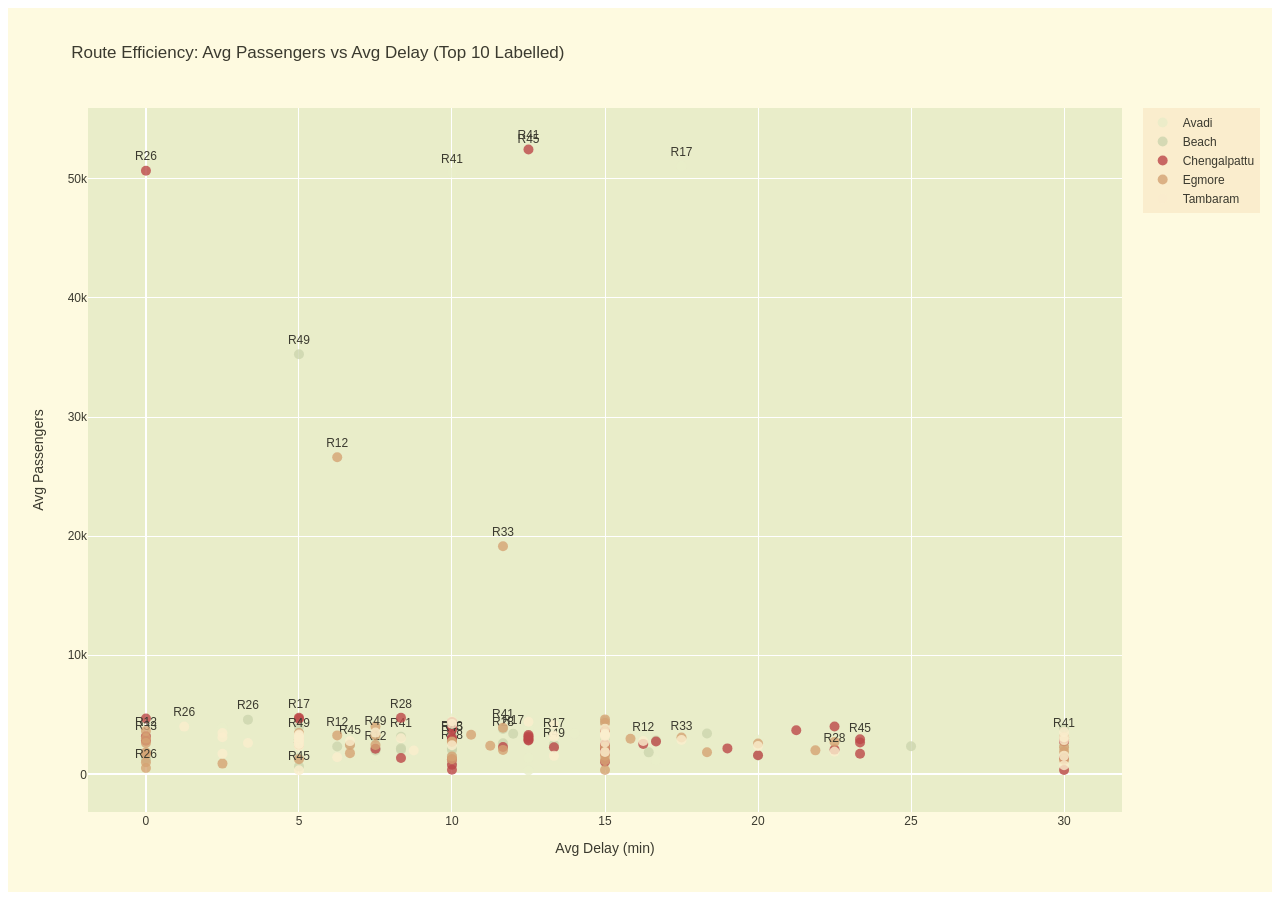
<file: outputs/chart_route_scatter.html>
<html>
<head><meta charset="utf-8" /></head>
<body>
    <div>                        <script type="text/javascript">window.PlotlyConfig = {MathJaxConfig: 'local'};</script>
        <script charset="utf-8" src="https://cdn.plot.ly/plotly-2.32.0.min.js"></script>                <div id="53ea52fc-e4e9-4847-8d08-fc4626cedfbb" class="plotly-graph-div" style="height:100%; width:100%;"></div>            <script type="text/javascript">                                    window.PLOTLYENV=window.PLOTLYENV || {};                                    if (document.getElementById("53ea52fc-e4e9-4847-8d08-fc4626cedfbb")) {                    Plotly.newPlot(                        "53ea52fc-e4e9-4847-8d08-fc4626cedfbb",                        [{"customdata":[["R01"],["R02"],["R06"],["R07"],["R08"],["R10"],["R11"],["R12"],["R13"],["R14"],["R15"],["R16"],["R17"],["R18"],["R19"],["R20"],["R22"],["R23"],["R25"],["R27"],["R28"],["R29"],["R30"],["R31"],["R32"],["R34"],["R35"],["R36"],["R37"],["R38"],["R39"],["R40"],["R41"],["R42"],["R44"],["R45"],["R46"],["R47"],["R48"],["R50"]],"hovertemplate":"\u003cb\u003e%{customdata[0]}\u003c\u002fb\u003e\u003cbr\u003eDelay: %{x:.1f} min\u003cbr\u003ePassengers: %{y:.0f}\u003cextra\u003e\u003c\u002fextra\u003e","marker":{"color":"#e9edc9","opacity":0.8,"size":10},"mode":"markers+text","name":"Avadi","text":["","","","","","","","R12","","","","","R17","","","","","","","","R28","","","","","","","","","","","","R41","","","R45","","","",""],"textposition":"top center","x":[10.0,30.0,10.0,30.0,15.0,14.0,20.0,6.25,0.0,20.0,15.0,12.5,17.5,5.0,15.0,15.0,10.0,10.0,22.5,5.0,11.666666666666666,30.0,5.0,7.5,12.5,5.0,7.5,12.5,2.5,22.5,16.666666666666668,30.0,10.0,15.0,12.5,12.5,5.0,12.5,0.0,5.0],"y":[1863.0,1887.0,4693.0,1678.0,1651.5,3423.8,2911.0,3204.75,2130.0,1973.3333333333333,3106.0,3948.0,51065.0,1630.3333333333333,2825.0,763.0,966.0,1516.5,2197.0,4497.0,3161.0,389.0,3653.5,1504.5,1374.5,2837.3333333333335,2176.0,4347.0,3938.0,3176.0,1182.3333333333333,3088.0,50507.0,2231.3333333333335,2486.0,52134.5,2592.5,319.0,2241.0,1153.0],"type":"scatter"},{"customdata":[["R01"],["R02"],["R03"],["R04"],["R05"],["R06"],["R08"],["R10"],["R11"],["R12"],["R13"],["R14"],["R15"],["R16"],["R17"],["R18"],["R19"],["R20"],["R21"],["R22"],["R23"],["R24"],["R26"],["R27"],["R28"],["R29"],["R30"],["R31"],["R32"],["R33"],["R35"],["R37"],["R38"],["R39"],["R41"],["R42"],["R43"],["R44"],["R45"],["R46"],["R47"],["R49"],["R50"]],"hovertemplate":"\u003cb\u003e%{customdata[0]}\u003c\u002fb\u003e\u003cbr\u003eDelay: %{x:.1f} min\u003cbr\u003ePassengers: %{y:.0f}\u003cextra\u003e\u003c\u002fextra\u003e","marker":{"color":"#ccd5ae","opacity":0.8,"size":10},"mode":"markers+text","name":"Beach","text":["","","","","","","","","","R12","","","","","R17","","","","","","","","R26","","R28","","","","","R33","","","","","R41","","","","R45","","","R49",""],"textposition":"top center","x":[20.0,25.0,15.0,10.0,15.0,13.333333333333334,15.0,5.0,10.0,7.5,15.0,15.0,7.5,13.333333333333334,12.0,0.0,0.0,5.0,15.0,6.25,30.0,16.666666666666668,3.3333333333333335,7.5,10.0,16.428571428571427,7.5,10.0,15.0,10.0,10.0,11.666666666666666,0.0,30.0,8.333333333333334,5.0,10.0,8.333333333333334,6.666666666666667,18.333333333333332,8.333333333333334,5.0,11.666666666666666],"y":[1578.5,2359.0,2802.5,2678.5,4456.0,2267.6666666666665,3803.5,3998.0,3322.5,2010.0,3391.0,3573.0,2111.5,2512.3333333333335,3402.0,1339.0,1260.0,1359.5,3283.0,2343.75,2405.0,2845.3333333333335,4594.0,3428.5,2142.0,1846.2857142857142,3071.5,859.0,3706.5,2825.0,1544.5,3816.3333333333335,1729.0,3875.0,3154.0,666.0,2053.6666666666665,2197.3333333333335,2525.3333333333335,3423.3333333333335,2061.3333333333335,35270.666666666664,2615.6666666666665],"type":"scatter"},{"customdata":[["R01"],["R02"],["R03"],["R05"],["R06"],["R07"],["R08"],["R09"],["R10"],["R11"],["R12"],["R13"],["R14"],["R15"],["R16"],["R17"],["R18"],["R19"],["R20"],["R22"],["R23"],["R25"],["R26"],["R27"],["R28"],["R29"],["R30"],["R31"],["R32"],["R33"],["R34"],["R35"],["R36"],["R37"],["R38"],["R39"],["R40"],["R41"],["R42"],["R43"],["R44"],["R45"],["R46"],["R47"],["R48"],["R49"],["R50"]],"hovertemplate":"\u003cb\u003e%{customdata[0]}\u003c\u002fb\u003e\u003cbr\u003eDelay: %{x:.1f} min\u003cbr\u003ePassengers: %{y:.0f}\u003cextra\u003e\u003c\u002fextra\u003e","marker":{"color":"#bc4749","opacity":0.8,"size":10},"mode":"markers+text","name":"Chengalpattu","text":["","","","","","","","","","","R12","","","","","R17","","","","","","","R26","","R28","","","","","R33","","","","","","","","R41","","","","R45","","","","R49",""],"textposition":"top center","x":[7.5,10.0,20.0,10.0,10.0,22.5,15.0,30.0,12.5,11.666666666666666,0.0,15.0,15.0,10.0,30.0,5.0,30.0,30.0,16.25,23.333333333333332,10.0,12.5,0.0,12.5,8.333333333333334,10.0,22.5,10.0,12.5,0.0,10.0,15.0,15.0,5.0,15.0,8.333333333333334,12.5,12.5,23.333333333333332,5.0,16.666666666666668,23.333333333333332,21.25,15.0,0.0,13.333333333333334,19.0],"y":[2148.5,4399.0,1607.3333333333333,3898.5,390.0,4020.0,3632.0,360.0,2838.0,2294.0,3197.6666666666665,2553.0,2138.0,3754.0,2929.0,4751.0,2758.0,1367.0,2558.0,1735.0,2963.5,3185.1666666666665,50677.5,2915.0,4742.666666666667,3070.3333333333335,2079.0,1241.6666666666667,3048.25,2825.0,800.0,1770.0,1051.0,4665.0,1887.0,1369.3333333333333,3308.0,52464.0,2947.3333333333335,2688.5,2757.6666666666665,2673.6666666666665,3701.0,2409.5,4696.0,2270.3333333333335,2179.0],"type":"scatter"},{"customdata":[["R01"],["R02"],["R03"],["R04"],["R05"],["R06"],["R07"],["R08"],["R09"],["R10"],["R11"],["R12"],["R14"],["R15"],["R16"],["R18"],["R19"],["R20"],["R21"],["R22"],["R23"],["R24"],["R25"],["R26"],["R27"],["R29"],["R30"],["R31"],["R32"],["R33"],["R34"],["R35"],["R36"],["R37"],["R38"],["R39"],["R40"],["R41"],["R43"],["R44"],["R45"],["R46"],["R47"],["R48"],["R49"],["R50"]],"hovertemplate":"\u003cb\u003e%{customdata[0]}\u003c\u002fb\u003e\u003cbr\u003eDelay: %{x:.1f} min\u003cbr\u003ePassengers: %{y:.0f}\u003cextra\u003e\u003c\u002fextra\u003e","marker":{"color":"#d4a373","opacity":0.8,"size":10},"mode":"markers+text","name":"Egmore","text":["","","","","","","","","","","","R12","","","","","","","","","","","","R26","","","","","","R33","","","","","","","","R41","","","R45","","","","R49",""],"textposition":"top center","x":[30.0,20.0,22.5,15.0,15.0,15.0,30.0,18.333333333333332,10.0,5.0,0.0,6.25,7.5,6.666666666666667,5.0,2.5,15.0,11.666666666666666,5.0,0.0,0.0,10.0,30.0,0.0,0.0,5.0,15.0,0.0,15.0,11.666666666666666,7.5,15.0,6.25,10.0,17.5,6.666666666666667,10.625,11.666666666666666,30.0,15.0,10.0,15.833333333333334,21.875,0.0,7.5,11.25],"y":[3114.0,2584.0,2724.0,361.0,1563.0,2328.5,1907.0,1850.0,1500.0,2944.0,1695.0,26622.0,4008.0,1780.0,1262.0,903.5,1180.0,2052.0,3472.0,1848.0,1025.0,2718.5,1212.0,537.0,3644.0,2495.0,1840.5,2635.0,3557.5,19144.5,2464.5,4313.5,3270.75,1266.0,3099.5,2465.3333333333335,3323.5,3908.0,2282.0,4613.0,2765.0,2995.3333333333335,2015.75,3021.0,3290.5,2403.25],"type":"scatter"},{"customdata":[["R01"],["R02"],["R03"],["R04"],["R05"],["R06"],["R07"],["R08"],["R09"],["R11"],["R12"],["R13"],["R14"],["R15"],["R16"],["R17"],["R18"],["R19"],["R20"],["R21"],["R22"],["R23"],["R24"],["R25"],["R26"],["R27"],["R28"],["R29"],["R30"],["R31"],["R32"],["R33"],["R34"],["R35"],["R36"],["R37"],["R38"],["R41"],["R42"],["R43"],["R44"],["R45"],["R47"],["R49"],["R50"]],"hovertemplate":"\u003cb\u003e%{customdata[0]}\u003c\u002fb\u003e\u003cbr\u003eDelay: %{x:.1f} min\u003cbr\u003ePassengers: %{y:.0f}\u003cextra\u003e\u003c\u002fextra\u003e","marker":{"color":"#faedcd","opacity":0.8,"size":10},"mode":"markers+text","name":"Tambaram","text":["","","","","","","","","","","R12","","","","","R17","","","","","","","","","R26","","R28","","","","","R33","","","","","","R41","","","","R45","","R49",""],"textposition":"top center","x":[5.0,10.0,7.5,30.0,13.333333333333334,5.0,3.3333333333333335,13.333333333333334,8.333333333333334,13.333333333333334,16.25,10.0,6.666666666666667,10.0,15.0,13.333333333333334,5.0,15.0,8.75,15.0,20.0,15.0,30.0,2.5,1.25,15.0,22.5,5.0,2.5,30.0,5.0,17.5,12.5,30.0,2.5,6.25,5.0,30.0,5.0,5.0,5.0,5.0,15.0,5.0,15.0],"y":[3259.0,4224.75,3504.5,3554.0,1553.0,2557.3333333333335,2633.6666666666665,4179.333333333333,3036.6666666666665,3265.0,2803.0,2448.0,2791.0,4453.5,2685.0,3154.6666666666665,2594.3333333333335,3827.0,2008.25,1880.0,2379.0,3251.0,2875.0,3468.0,4008.75,3402.0,1893.0,3081.3333333333335,1725.5,1565.0,2380.5,2881.25,4416.25,769.0,3117.0,1431.0,3346.0,3119.0,2746.0,2825.0,2900.0,346.0,3314.25,3101.0,3308.3333333333335],"type":"scatter"}],                        {"template":{"data":{"histogram2dcontour":[{"type":"histogram2dcontour","colorbar":{"outlinewidth":0,"ticks":""},"colorscale":[[0.0,"#0d0887"],[0.1111111111111111,"#46039f"],[0.2222222222222222,"#7201a8"],[0.3333333333333333,"#9c179e"],[0.4444444444444444,"#bd3786"],[0.5555555555555556,"#d8576b"],[0.6666666666666666,"#ed7953"],[0.7777777777777778,"#fb9f3a"],[0.8888888888888888,"#fdca26"],[1.0,"#f0f921"]]}],"choropleth":[{"type":"choropleth","colorbar":{"outlinewidth":0,"ticks":""}}],"histogram2d":[{"type":"histogram2d","colorbar":{"outlinewidth":0,"ticks":""},"colorscale":[[0.0,"#0d0887"],[0.1111111111111111,"#46039f"],[0.2222222222222222,"#7201a8"],[0.3333333333333333,"#9c179e"],[0.4444444444444444,"#bd3786"],[0.5555555555555556,"#d8576b"],[0.6666666666666666,"#ed7953"],[0.7777777777777778,"#fb9f3a"],[0.8888888888888888,"#fdca26"],[1.0,"#f0f921"]]}],"heatmap":[{"type":"heatmap","colorbar":{"outlinewidth":0,"ticks":""},"colorscale":[[0.0,"#0d0887"],[0.1111111111111111,"#46039f"],[0.2222222222222222,"#7201a8"],[0.3333333333333333,"#9c179e"],[0.4444444444444444,"#bd3786"],[0.5555555555555556,"#d8576b"],[0.6666666666666666,"#ed7953"],[0.7777777777777778,"#fb9f3a"],[0.8888888888888888,"#fdca26"],[1.0,"#f0f921"]]}],"heatmapgl":[{"type":"heatmapgl","colorbar":{"outlinewidth":0,"ticks":""},"colorscale":[[0.0,"#0d0887"],[0.1111111111111111,"#46039f"],[0.2222222222222222,"#7201a8"],[0.3333333333333333,"#9c179e"],[0.4444444444444444,"#bd3786"],[0.5555555555555556,"#d8576b"],[0.6666666666666666,"#ed7953"],[0.7777777777777778,"#fb9f3a"],[0.8888888888888888,"#fdca26"],[1.0,"#f0f921"]]}],"contourcarpet":[{"type":"contourcarpet","colorbar":{"outlinewidth":0,"ticks":""}}],"contour":[{"type":"contour","colorbar":{"outlinewidth":0,"ticks":""},"colorscale":[[0.0,"#0d0887"],[0.1111111111111111,"#46039f"],[0.2222222222222222,"#7201a8"],[0.3333333333333333,"#9c179e"],[0.4444444444444444,"#bd3786"],[0.5555555555555556,"#d8576b"],[0.6666666666666666,"#ed7953"],[0.7777777777777778,"#fb9f3a"],[0.8888888888888888,"#fdca26"],[1.0,"#f0f921"]]}],"surface":[{"type":"surface","colorbar":{"outlinewidth":0,"ticks":""},"colorscale":[[0.0,"#0d0887"],[0.1111111111111111,"#46039f"],[0.2222222222222222,"#7201a8"],[0.3333333333333333,"#9c179e"],[0.4444444444444444,"#bd3786"],[0.5555555555555556,"#d8576b"],[0.6666666666666666,"#ed7953"],[0.7777777777777778,"#fb9f3a"],[0.8888888888888888,"#fdca26"],[1.0,"#f0f921"]]}],"mesh3d":[{"type":"mesh3d","colorbar":{"outlinewidth":0,"ticks":""}}],"scatter":[{"fillpattern":{"fillmode":"overlay","size":10,"solidity":0.2},"type":"scatter"}],"parcoords":[{"type":"parcoords","line":{"colorbar":{"outlinewidth":0,"ticks":""}}}],"scatterpolargl":[{"type":"scatterpolargl","marker":{"colorbar":{"outlinewidth":0,"ticks":""}}}],"bar":[{"error_x":{"color":"#2a3f5f"},"error_y":{"color":"#2a3f5f"},"marker":{"line":{"color":"#E5ECF6","width":0.5},"pattern":{"fillmode":"overlay","size":10,"solidity":0.2}},"type":"bar"}],"scattergeo":[{"type":"scattergeo","marker":{"colorbar":{"outlinewidth":0,"ticks":""}}}],"scatterpolar":[{"type":"scatterpolar","marker":{"colorbar":{"outlinewidth":0,"ticks":""}}}],"histogram":[{"marker":{"pattern":{"fillmode":"overlay","size":10,"solidity":0.2}},"type":"histogram"}],"scattergl":[{"type":"scattergl","marker":{"colorbar":{"outlinewidth":0,"ticks":""}}}],"scatter3d":[{"type":"scatter3d","line":{"colorbar":{"outlinewidth":0,"ticks":""}},"marker":{"colorbar":{"outlinewidth":0,"ticks":""}}}],"scattermapbox":[{"type":"scattermapbox","marker":{"colorbar":{"outlinewidth":0,"ticks":""}}}],"scatterternary":[{"type":"scatterternary","marker":{"colorbar":{"outlinewidth":0,"ticks":""}}}],"scattercarpet":[{"type":"scattercarpet","marker":{"colorbar":{"outlinewidth":0,"ticks":""}}}],"carpet":[{"aaxis":{"endlinecolor":"#2a3f5f","gridcolor":"white","linecolor":"white","minorgridcolor":"white","startlinecolor":"#2a3f5f"},"baxis":{"endlinecolor":"#2a3f5f","gridcolor":"white","linecolor":"white","minorgridcolor":"white","startlinecolor":"#2a3f5f"},"type":"carpet"}],"table":[{"cells":{"fill":{"color":"#EBF0F8"},"line":{"color":"white"}},"header":{"fill":{"color":"#C8D4E3"},"line":{"color":"white"}},"type":"table"}],"barpolar":[{"marker":{"line":{"color":"#E5ECF6","width":0.5},"pattern":{"fillmode":"overlay","size":10,"solidity":0.2}},"type":"barpolar"}],"pie":[{"automargin":true,"type":"pie"}]},"layout":{"autotypenumbers":"strict","colorway":["#636efa","#EF553B","#00cc96","#ab63fa","#FFA15A","#19d3f3","#FF6692","#B6E880","#FF97FF","#FECB52"],"font":{"color":"#2a3f5f"},"hovermode":"closest","hoverlabel":{"align":"left"},"paper_bgcolor":"white","plot_bgcolor":"#E5ECF6","polar":{"bgcolor":"#E5ECF6","angularaxis":{"gridcolor":"white","linecolor":"white","ticks":""},"radialaxis":{"gridcolor":"white","linecolor":"white","ticks":""}},"ternary":{"bgcolor":"#E5ECF6","aaxis":{"gridcolor":"white","linecolor":"white","ticks":""},"baxis":{"gridcolor":"white","linecolor":"white","ticks":""},"caxis":{"gridcolor":"white","linecolor":"white","ticks":""}},"coloraxis":{"colorbar":{"outlinewidth":0,"ticks":""}},"colorscale":{"sequential":[[0.0,"#0d0887"],[0.1111111111111111,"#46039f"],[0.2222222222222222,"#7201a8"],[0.3333333333333333,"#9c179e"],[0.4444444444444444,"#bd3786"],[0.5555555555555556,"#d8576b"],[0.6666666666666666,"#ed7953"],[0.7777777777777778,"#fb9f3a"],[0.8888888888888888,"#fdca26"],[1.0,"#f0f921"]],"sequentialminus":[[0.0,"#0d0887"],[0.1111111111111111,"#46039f"],[0.2222222222222222,"#7201a8"],[0.3333333333333333,"#9c179e"],[0.4444444444444444,"#bd3786"],[0.5555555555555556,"#d8576b"],[0.6666666666666666,"#ed7953"],[0.7777777777777778,"#fb9f3a"],[0.8888888888888888,"#fdca26"],[1.0,"#f0f921"]],"diverging":[[0,"#8e0152"],[0.1,"#c51b7d"],[0.2,"#de77ae"],[0.3,"#f1b6da"],[0.4,"#fde0ef"],[0.5,"#f7f7f7"],[0.6,"#e6f5d0"],[0.7,"#b8e186"],[0.8,"#7fbc41"],[0.9,"#4d9221"],[1,"#276419"]]},"xaxis":{"gridcolor":"white","linecolor":"white","ticks":"","title":{"standoff":15},"zerolinecolor":"white","automargin":true,"zerolinewidth":2},"yaxis":{"gridcolor":"white","linecolor":"white","ticks":"","title":{"standoff":15},"zerolinecolor":"white","automargin":true,"zerolinewidth":2},"scene":{"xaxis":{"backgroundcolor":"#E5ECF6","gridcolor":"white","linecolor":"white","showbackground":true,"ticks":"","zerolinecolor":"white","gridwidth":2},"yaxis":{"backgroundcolor":"#E5ECF6","gridcolor":"white","linecolor":"white","showbackground":true,"ticks":"","zerolinecolor":"white","gridwidth":2},"zaxis":{"backgroundcolor":"#E5ECF6","gridcolor":"white","linecolor":"white","showbackground":true,"ticks":"","zerolinecolor":"white","gridwidth":2}},"shapedefaults":{"line":{"color":"#2a3f5f"}},"annotationdefaults":{"arrowcolor":"#2a3f5f","arrowhead":0,"arrowwidth":1},"geo":{"bgcolor":"white","landcolor":"#E5ECF6","subunitcolor":"white","showland":true,"showlakes":true,"lakecolor":"white"},"title":{"x":0.05},"mapbox":{"style":"light"}}},"font":{"color":"#3b3a2f"},"legend":{"bgcolor":"#faedcd"},"title":{"text":"Route Efficiency: Avg Passengers vs Avg Delay (Top 10 Labelled)"},"xaxis":{"title":{"text":"Avg Delay (min)"}},"yaxis":{"title":{"text":"Avg Passengers"}},"paper_bgcolor":"#fefae0","plot_bgcolor":"#e9edc9"},                        {"responsive": true}                    )                };                            </script>        </div>
</body>
</html>
</file>
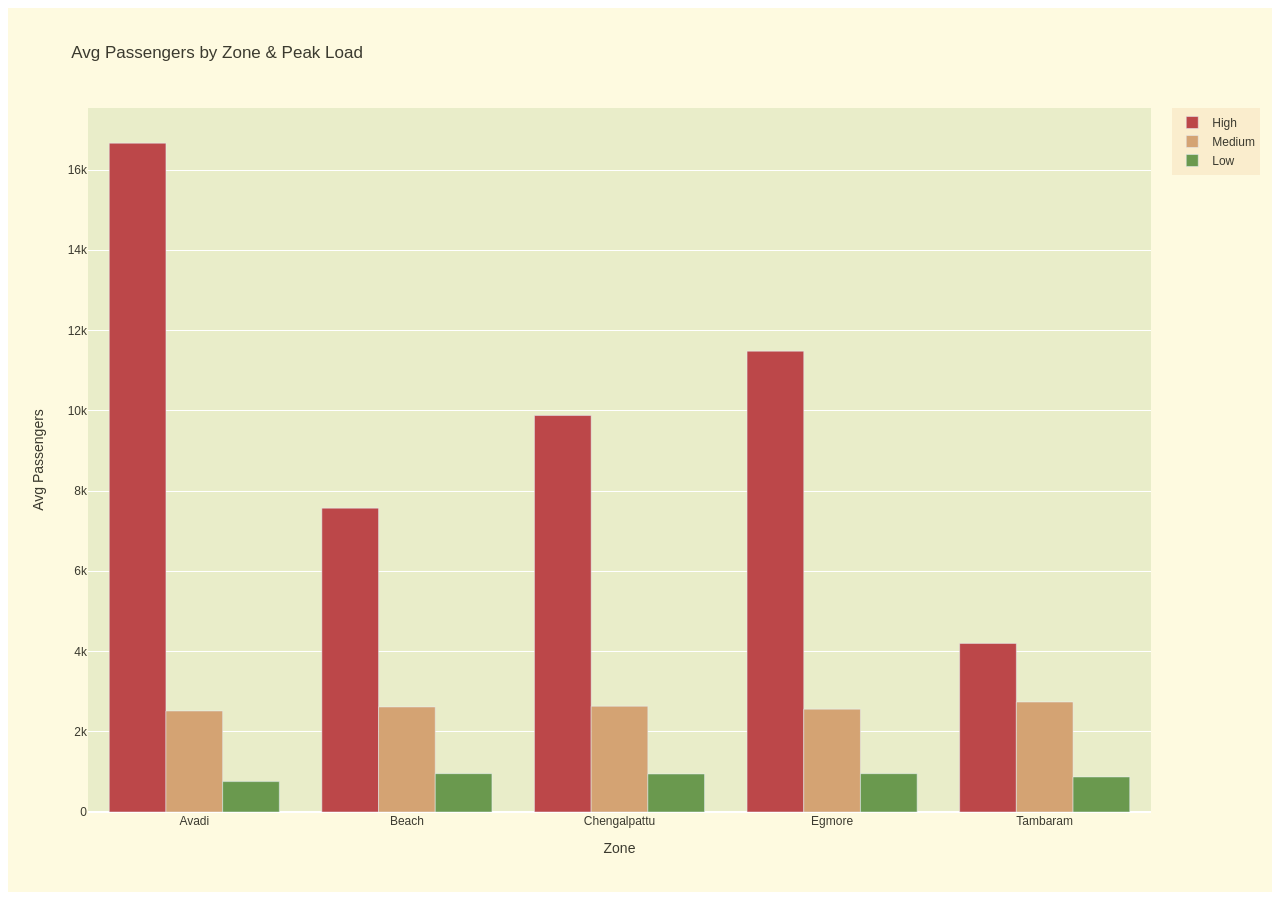
<file: outputs/chart_zone_bar.html>
<html>
<head><meta charset="utf-8" /></head>
<body>
    <div>                        <script type="text/javascript">window.PlotlyConfig = {MathJaxConfig: 'local'};</script>
        <script charset="utf-8" src="https://cdn.plot.ly/plotly-2.32.0.min.js"></script>                <div id="f3a55dd1-5e2e-4721-9048-d38e35c28876" class="plotly-graph-div" style="height:100%; width:100%;"></div>            <script type="text/javascript">                                    window.PLOTLYENV=window.PLOTLYENV || {};                                    if (document.getElementById("f3a55dd1-5e2e-4721-9048-d38e35c28876")) {                    Plotly.newPlot(                        "f3a55dd1-5e2e-4721-9048-d38e35c28876",                        [{"marker":{"color":"#bc4749"},"name":"High","x":["Avadi","Beach","Chengalpattu","Egmore","Tambaram"],"y":[16668.260869565216,7573.103448275862,9881.0,11484.807692307691,4201.789473684211],"type":"bar"},{"marker":{"color":"#d4a373"},"name":"Medium","x":["Avadi","Beach","Chengalpattu","Egmore","Tambaram"],"y":[2517.6666666666665,2617.923076923077,2635.6666666666665,2563.5471698113206,2741.1521739130435],"type":"bar"},{"marker":{"color":"#6a994e"},"name":"Low","x":["Avadi","Beach","Chengalpattu","Egmore","Tambaram"],"y":[757.9473684210526,955.695652173913,947.9090909090909,955.1666666666666,873.6666666666666],"type":"bar"}],                        {"template":{"data":{"histogram2dcontour":[{"type":"histogram2dcontour","colorbar":{"outlinewidth":0,"ticks":""},"colorscale":[[0.0,"#0d0887"],[0.1111111111111111,"#46039f"],[0.2222222222222222,"#7201a8"],[0.3333333333333333,"#9c179e"],[0.4444444444444444,"#bd3786"],[0.5555555555555556,"#d8576b"],[0.6666666666666666,"#ed7953"],[0.7777777777777778,"#fb9f3a"],[0.8888888888888888,"#fdca26"],[1.0,"#f0f921"]]}],"choropleth":[{"type":"choropleth","colorbar":{"outlinewidth":0,"ticks":""}}],"histogram2d":[{"type":"histogram2d","colorbar":{"outlinewidth":0,"ticks":""},"colorscale":[[0.0,"#0d0887"],[0.1111111111111111,"#46039f"],[0.2222222222222222,"#7201a8"],[0.3333333333333333,"#9c179e"],[0.4444444444444444,"#bd3786"],[0.5555555555555556,"#d8576b"],[0.6666666666666666,"#ed7953"],[0.7777777777777778,"#fb9f3a"],[0.8888888888888888,"#fdca26"],[1.0,"#f0f921"]]}],"heatmap":[{"type":"heatmap","colorbar":{"outlinewidth":0,"ticks":""},"colorscale":[[0.0,"#0d0887"],[0.1111111111111111,"#46039f"],[0.2222222222222222,"#7201a8"],[0.3333333333333333,"#9c179e"],[0.4444444444444444,"#bd3786"],[0.5555555555555556,"#d8576b"],[0.6666666666666666,"#ed7953"],[0.7777777777777778,"#fb9f3a"],[0.8888888888888888,"#fdca26"],[1.0,"#f0f921"]]}],"heatmapgl":[{"type":"heatmapgl","colorbar":{"outlinewidth":0,"ticks":""},"colorscale":[[0.0,"#0d0887"],[0.1111111111111111,"#46039f"],[0.2222222222222222,"#7201a8"],[0.3333333333333333,"#9c179e"],[0.4444444444444444,"#bd3786"],[0.5555555555555556,"#d8576b"],[0.6666666666666666,"#ed7953"],[0.7777777777777778,"#fb9f3a"],[0.8888888888888888,"#fdca26"],[1.0,"#f0f921"]]}],"contourcarpet":[{"type":"contourcarpet","colorbar":{"outlinewidth":0,"ticks":""}}],"contour":[{"type":"contour","colorbar":{"outlinewidth":0,"ticks":""},"colorscale":[[0.0,"#0d0887"],[0.1111111111111111,"#46039f"],[0.2222222222222222,"#7201a8"],[0.3333333333333333,"#9c179e"],[0.4444444444444444,"#bd3786"],[0.5555555555555556,"#d8576b"],[0.6666666666666666,"#ed7953"],[0.7777777777777778,"#fb9f3a"],[0.8888888888888888,"#fdca26"],[1.0,"#f0f921"]]}],"surface":[{"type":"surface","colorbar":{"outlinewidth":0,"ticks":""},"colorscale":[[0.0,"#0d0887"],[0.1111111111111111,"#46039f"],[0.2222222222222222,"#7201a8"],[0.3333333333333333,"#9c179e"],[0.4444444444444444,"#bd3786"],[0.5555555555555556,"#d8576b"],[0.6666666666666666,"#ed7953"],[0.7777777777777778,"#fb9f3a"],[0.8888888888888888,"#fdca26"],[1.0,"#f0f921"]]}],"mesh3d":[{"type":"mesh3d","colorbar":{"outlinewidth":0,"ticks":""}}],"scatter":[{"fillpattern":{"fillmode":"overlay","size":10,"solidity":0.2},"type":"scatter"}],"parcoords":[{"type":"parcoords","line":{"colorbar":{"outlinewidth":0,"ticks":""}}}],"scatterpolargl":[{"type":"scatterpolargl","marker":{"colorbar":{"outlinewidth":0,"ticks":""}}}],"bar":[{"error_x":{"color":"#2a3f5f"},"error_y":{"color":"#2a3f5f"},"marker":{"line":{"color":"#E5ECF6","width":0.5},"pattern":{"fillmode":"overlay","size":10,"solidity":0.2}},"type":"bar"}],"scattergeo":[{"type":"scattergeo","marker":{"colorbar":{"outlinewidth":0,"ticks":""}}}],"scatterpolar":[{"type":"scatterpolar","marker":{"colorbar":{"outlinewidth":0,"ticks":""}}}],"histogram":[{"marker":{"pattern":{"fillmode":"overlay","size":10,"solidity":0.2}},"type":"histogram"}],"scattergl":[{"type":"scattergl","marker":{"colorbar":{"outlinewidth":0,"ticks":""}}}],"scatter3d":[{"type":"scatter3d","line":{"colorbar":{"outlinewidth":0,"ticks":""}},"marker":{"colorbar":{"outlinewidth":0,"ticks":""}}}],"scattermapbox":[{"type":"scattermapbox","marker":{"colorbar":{"outlinewidth":0,"ticks":""}}}],"scatterternary":[{"type":"scatterternary","marker":{"colorbar":{"outlinewidth":0,"ticks":""}}}],"scattercarpet":[{"type":"scattercarpet","marker":{"colorbar":{"outlinewidth":0,"ticks":""}}}],"carpet":[{"aaxis":{"endlinecolor":"#2a3f5f","gridcolor":"white","linecolor":"white","minorgridcolor":"white","startlinecolor":"#2a3f5f"},"baxis":{"endlinecolor":"#2a3f5f","gridcolor":"white","linecolor":"white","minorgridcolor":"white","startlinecolor":"#2a3f5f"},"type":"carpet"}],"table":[{"cells":{"fill":{"color":"#EBF0F8"},"line":{"color":"white"}},"header":{"fill":{"color":"#C8D4E3"},"line":{"color":"white"}},"type":"table"}],"barpolar":[{"marker":{"line":{"color":"#E5ECF6","width":0.5},"pattern":{"fillmode":"overlay","size":10,"solidity":0.2}},"type":"barpolar"}],"pie":[{"automargin":true,"type":"pie"}]},"layout":{"autotypenumbers":"strict","colorway":["#636efa","#EF553B","#00cc96","#ab63fa","#FFA15A","#19d3f3","#FF6692","#B6E880","#FF97FF","#FECB52"],"font":{"color":"#2a3f5f"},"hovermode":"closest","hoverlabel":{"align":"left"},"paper_bgcolor":"white","plot_bgcolor":"#E5ECF6","polar":{"bgcolor":"#E5ECF6","angularaxis":{"gridcolor":"white","linecolor":"white","ticks":""},"radialaxis":{"gridcolor":"white","linecolor":"white","ticks":""}},"ternary":{"bgcolor":"#E5ECF6","aaxis":{"gridcolor":"white","linecolor":"white","ticks":""},"baxis":{"gridcolor":"white","linecolor":"white","ticks":""},"caxis":{"gridcolor":"white","linecolor":"white","ticks":""}},"coloraxis":{"colorbar":{"outlinewidth":0,"ticks":""}},"colorscale":{"sequential":[[0.0,"#0d0887"],[0.1111111111111111,"#46039f"],[0.2222222222222222,"#7201a8"],[0.3333333333333333,"#9c179e"],[0.4444444444444444,"#bd3786"],[0.5555555555555556,"#d8576b"],[0.6666666666666666,"#ed7953"],[0.7777777777777778,"#fb9f3a"],[0.8888888888888888,"#fdca26"],[1.0,"#f0f921"]],"sequentialminus":[[0.0,"#0d0887"],[0.1111111111111111,"#46039f"],[0.2222222222222222,"#7201a8"],[0.3333333333333333,"#9c179e"],[0.4444444444444444,"#bd3786"],[0.5555555555555556,"#d8576b"],[0.6666666666666666,"#ed7953"],[0.7777777777777778,"#fb9f3a"],[0.8888888888888888,"#fdca26"],[1.0,"#f0f921"]],"diverging":[[0,"#8e0152"],[0.1,"#c51b7d"],[0.2,"#de77ae"],[0.3,"#f1b6da"],[0.4,"#fde0ef"],[0.5,"#f7f7f7"],[0.6,"#e6f5d0"],[0.7,"#b8e186"],[0.8,"#7fbc41"],[0.9,"#4d9221"],[1,"#276419"]]},"xaxis":{"gridcolor":"white","linecolor":"white","ticks":"","title":{"standoff":15},"zerolinecolor":"white","automargin":true,"zerolinewidth":2},"yaxis":{"gridcolor":"white","linecolor":"white","ticks":"","title":{"standoff":15},"zerolinecolor":"white","automargin":true,"zerolinewidth":2},"scene":{"xaxis":{"backgroundcolor":"#E5ECF6","gridcolor":"white","linecolor":"white","showbackground":true,"ticks":"","zerolinecolor":"white","gridwidth":2},"yaxis":{"backgroundcolor":"#E5ECF6","gridcolor":"white","linecolor":"white","showbackground":true,"ticks":"","zerolinecolor":"white","gridwidth":2},"zaxis":{"backgroundcolor":"#E5ECF6","gridcolor":"white","linecolor":"white","showbackground":true,"ticks":"","zerolinecolor":"white","gridwidth":2}},"shapedefaults":{"line":{"color":"#2a3f5f"}},"annotationdefaults":{"arrowcolor":"#2a3f5f","arrowhead":0,"arrowwidth":1},"geo":{"bgcolor":"white","landcolor":"#E5ECF6","subunitcolor":"white","showland":true,"showlakes":true,"lakecolor":"white"},"title":{"x":0.05},"mapbox":{"style":"light"}}},"font":{"color":"#3b3a2f"},"legend":{"bgcolor":"#faedcd"},"barmode":"group","title":{"text":"Avg Passengers by Zone & Peak Load"},"xaxis":{"title":{"text":"Zone"}},"yaxis":{"title":{"text":"Avg Passengers"}},"paper_bgcolor":"#fefae0","plot_bgcolor":"#e9edc9"},                        {"responsive": true}                    )                };                            </script>        </div>
</body>
</html>
</file>
